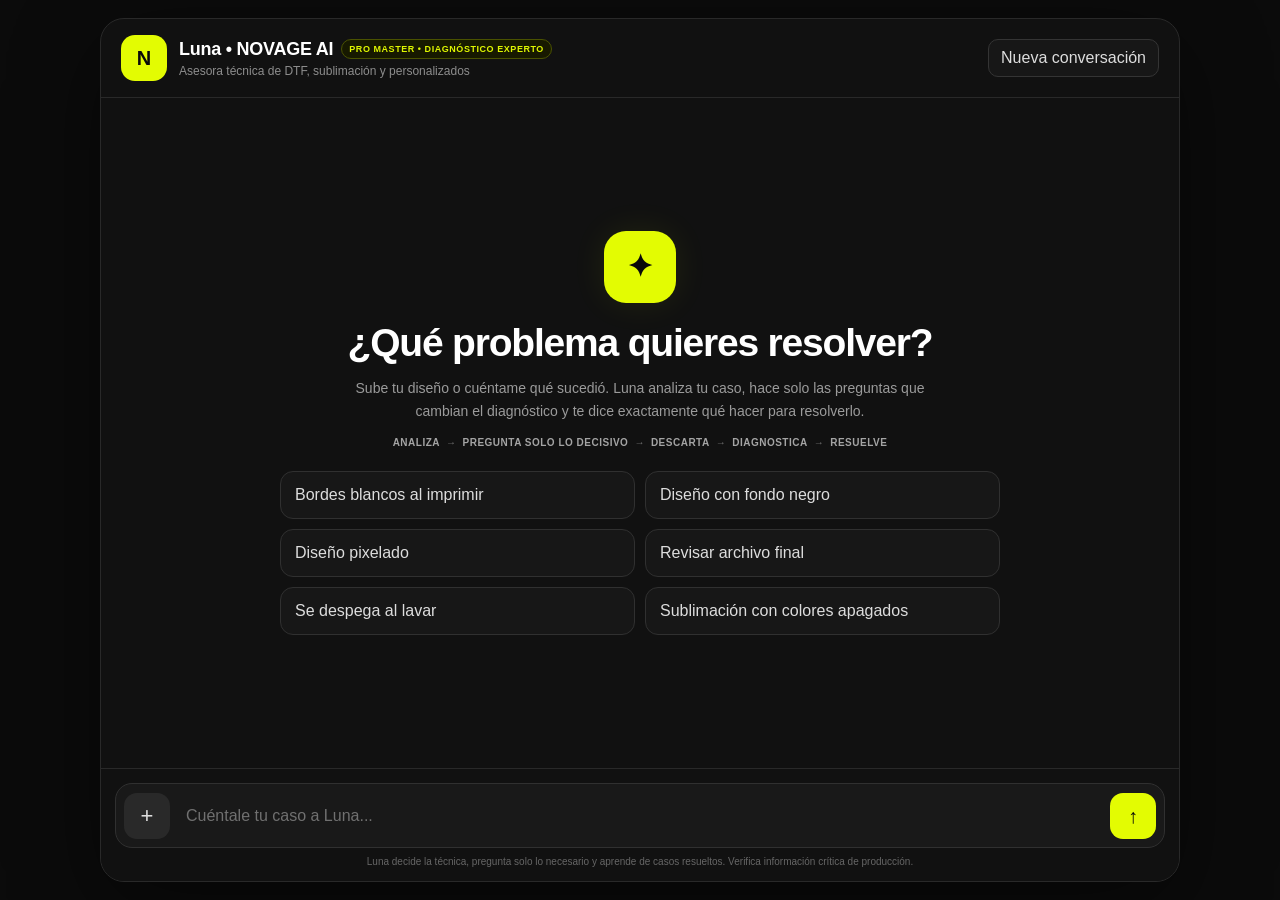
<file: ai/index.html>
<!DOCTYPE html>
<html lang="es">
<head>
  <meta charset="UTF-8" />
  <meta name="viewport" content="width=device-width, initial-scale=1.0" />
  <title>Luna • NOVAGE AI</title>
  <style>
    * { box-sizing: border-box; }
    html, body {
      margin: 0;
      width: 100%;
      min-height: 100%;
      font-family: Inter, Arial, Helvetica, sans-serif;
      background: #0b0b0b;
      color: #fff;
    }
    body {
      min-height: 100vh;
      display: flex;
      justify-content: center;
      padding: 18px;
    }
    button, textarea, input { font: inherit; }
    .app {
      width: 100%;
      max-width: 1080px;
      height: calc(100vh - 36px);
      height: calc(100dvh - 36px);
      display: flex;
      flex-direction: column;
      overflow: hidden;
      background: #111;
      border: 1px solid #292929;
      border-radius: 24px;
      box-shadow: 0 25px 90px rgba(0,0,0,.45);
    }
    .header {
      padding: 16px 20px;
      border-bottom: 1px solid #292929;
      display: flex;
      align-items: center;
      justify-content: space-between;
      gap: 16px;
    }
    .brand { display: flex; align-items: center; gap: 12px; min-width: 0; }
    .logo {
      width: 46px;
      height: 46px;
      flex-shrink: 0;
      border-radius: 14px;
      display: flex;
      align-items: center;
      justify-content: center;
      background: #e3fc02;
      color: #090909;
      font-size: 20px;
      font-weight: 900;
    }
    .brand-copy { min-width: 0; }
    .brand-line { display: flex; align-items: center; gap: 8px; flex-wrap: wrap; }
    .brand h1 { margin: 0; font-size: 18px; font-weight: 850; letter-spacing: -.25px; }
    .pro-badge {
      padding: 4px 7px;
      border: 1px solid #4a5200;
      border-radius: 999px;
      color: #dff700;
      background: #171900;
      font-size: 9px;
      font-weight: 800;
      letter-spacing: .55px;
      text-transform: uppercase;
    }
    .brand p { margin: 4px 0 0; color: #8d8d8d; font-size: 12px; white-space: nowrap; overflow: hidden; text-overflow: ellipsis; }
    .small-button {
      border: 1px solid #343434;
      background: #171717;
      color: #ddd;
      padding: 9px 12px;
      border-radius: 10px;
      cursor: pointer;
      transition: .2s ease;
      flex-shrink: 0;
    }
    .small-button:hover { border-color: #e3fc02; color: #fff; }
    .chat {
      flex: 1;
      overflow-y: auto;
      padding: 24px;
      scroll-behavior: smooth;
    }
    .welcome {
      min-height: 100%;
      display: flex;
      align-items: center;
      justify-content: center;
    }
    .welcome-inner { width: 100%; max-width: 720px; text-align: center; }
    .welcome-icon {
      width: 72px;
      height: 72px;
      margin: 0 auto 18px;
      border-radius: 22px;
      display: flex;
      align-items: center;
      justify-content: center;
      background: #e3fc02;
      color: #090909;
      font-size: 31px;
      font-weight: 900;
      box-shadow: 0 0 35px rgba(227,252,2,.08);
    }
    .welcome h2 { margin: 0; font-size: clamp(28px,4vw,39px); letter-spacing: -1.2px; }
    .welcome p {
      margin: 12px auto 9px;
      max-width: 620px;
      color: #9b9b9b;
      font-size: 14px;
      line-height: 1.65;
    }
    .method {
      display: inline-flex;
      gap: 6px;
      flex-wrap: wrap;
      align-items: center;
      justify-content: center;
      margin: 0 auto 23px;
      color: #6f6f6f;
      font-size: 10px;
      font-weight: 700;
      text-transform: uppercase;
      letter-spacing: .5px;
    }
    .method b { color: #a4a4a4; font-weight: 700; }
    .suggestions { display: grid; grid-template-columns: repeat(2,1fr); gap: 10px; }
    .suggestion {
      border: 1px solid #303030;
      background: #171717;
      color: #ddd;
      padding: 14px;
      border-radius: 13px;
      cursor: pointer;
      text-align: left;
      transition: .2s ease;
    }
    .suggestion:hover { border-color: #e3fc02; color: #fff; transform: translateY(-1px); }
    .message-row { width: 100%; display: flex; margin-bottom: 18px; }
    .message-row.user { justify-content: flex-end; }
    .message-row.ai { justify-content: flex-start; }
    .message-wrap { max-width: min(82%,790px); }
    .message {
      width: 100%;
      padding: 14px 16px;
      border-radius: 17px;
      line-height: 1.65;
      font-size: 14px;
      word-break: break-word;
    }
    .message.user {
      background: #e3fc02;
      color: #090909;
      border-bottom-right-radius: 5px;
    }
    .message.ai {
      background: #1b1b1b;
      color: #eee;
      border: 1px solid #2b2b2b;
      border-bottom-left-radius: 5px;
    }
    .message-image {
      display: block;
      width: auto;
      max-width: 350px;
      max-height: 390px;
      margin-bottom: 12px;
      border-radius: 13px;
      object-fit: contain;
      background: #0e0e0e;
      border: 1px solid #333;
    }
    .tool-cards { margin-top: 15px; display: grid; gap: 10px; }
    .tool-card {
      display: grid;
      grid-template-columns: 105px 1fr;
      gap: 13px;
      padding: 10px;
      border: 1px solid #343434;
      border-radius: 14px;
      background: #151515;
    }
    .tool-card-image { width: 105px; height: 85px; object-fit: cover; border-radius: 10px; background: #090909; }
    .tool-card-content { min-width: 0; display: flex; flex-direction: column; justify-content: center; }
    .tool-card-title { margin: 0 0 8px; font-size: 14px; font-weight: 800; }
    .tool-card-actions { display: flex; flex-wrap: wrap; gap: 7px; }
    .tool-button {
      display: inline-flex;
      align-items: center;
      justify-content: center;
      text-decoration: none;
      padding: 8px 10px;
      border-radius: 9px;
      font-size: 11px;
      font-weight: 750;
      transition: .15s ease;
    }
    .tool-button.primary { background: #e3fc02; color: #090909; }
    .tool-button.secondary { background: #272727; color: #fff; border: 1px solid #3b3b3b; }
    .tool-button:hover { transform: translateY(-1px); }
    .decision-card {
      margin-top: 15px;
      padding: 14px;
      border: 1px solid #3d4300;
      border-radius: 14px;
      background: linear-gradient(180deg, #191b0a 0%, #141414 100%);
    }
    .decision-label {
      margin-bottom: 5px;
      color: #dff600;
      font-size: 10px;
      font-weight: 850;
      letter-spacing: .65px;
      text-transform: uppercase;
    }
    .decision-question {
      color: #fff;
      font-size: 14px;
      line-height: 1.5;
      font-weight: 750;
    }
    .decision-options {
      display: flex;
      flex-wrap: wrap;
      gap: 8px;
      margin-top: 11px;
    }
    .decision-btn {
      min-width: 74px;
      border: 1px solid #414141;
      border-radius: 10px;
      padding: 9px 13px;
      background: #242424;
      color: #f3f3f3;
      cursor: pointer;
      font-size: 12px;
      font-weight: 750;
      transition: .16s ease;
    }
    .decision-btn:hover {
      border-color: #e3fc02;
      color: #fff;
      transform: translateY(-1px);
    }
    .decision-btn.primary {
      background: #e3fc02;
      border-color: #e3fc02;
      color: #090909;
    }
    .decision-btn:disabled {
      opacity: .45;
      cursor: default;
      transform: none;
    }
    .decision-btn.selected {
      opacity: 1;
      border-color: #e3fc02;
      box-shadow: 0 0 0 1px rgba(227,252,2,.18) inset;
    }
    .decision-status {
      margin-top: 9px;
      color: #8e8e8e;
      font-size: 11px;
      line-height: 1.45;
    }
    .feedback {
      margin-top: 9px;
      padding: 11px 12px;
      background: #141414;
      border: 1px solid #2c2c2c;
      border-radius: 12px;
    }
    .feedback-question { color: #c4c4c4; font-size: 12px; margin-bottom: 8px; }
    .feedback-actions { display: flex; flex-wrap: wrap; gap: 7px; }
    .feedback-btn {
      border: 1px solid #383838;
      background: #202020;
      color: #eee;
      padding: 8px 10px;
      border-radius: 9px;
      cursor: pointer;
      font-size: 12px;
    }
    .feedback-btn:hover { border-color: #e3fc02; }
    .feedback-btn:disabled { opacity: .5; cursor: default; }
    .feedback-note { margin-top: 9px; display: grid; gap: 8px; }
    .feedback-note textarea {
      width: 100%;
      min-height: 72px;
      resize: vertical;
      padding: 10px 11px;
      color: #eee;
      background: #101010;
      border: 1px solid #343434;
      border-radius: 10px;
      outline: none;
      font-size: 12px;
    }
    .feedback-note textarea:focus { border-color: #596300; }
    .feedback-status { color: #a7a7a7; font-size: 11px; line-height: 1.45; }
    .feedback-status.success { color: #e3fc02; }
    .typing { display: flex; align-items: center; gap: 5px; height: 20px; }
    .typing span { width: 6px; height: 6px; border-radius: 50%; background: #e3fc02; animation: bounce 1.1s infinite; }
    .typing span:nth-child(2) { animation-delay: .15s; }
    .typing span:nth-child(3) { animation-delay: .3s; }
    @keyframes bounce {
      0%,80%,100% { opacity:.3; transform:translateY(0); }
      40% { opacity:1; transform:translateY(-4px); }
    }
    .composer-area { padding: 14px; border-top: 1px solid #292929; background: #111; }
    .image-preview { display: none; position: relative; width: fit-content; margin-bottom: 10px; }
    .image-preview img {
      width: 95px;
      height: 95px;
      object-fit: cover;
      border-radius: 12px;
      border: 1px solid #333;
      background: #090909;
    }
    .remove-image {
      position: absolute;
      right: -7px;
      top: -7px;
      width: 24px;
      height: 24px;
      border: 0;
      border-radius: 50%;
      background: #e3fc02;
      color: #000;
      font-weight: 900;
      cursor: pointer;
    }
    .composer {
      display: flex;
      align-items: flex-end;
      gap: 8px;
      padding: 8px;
      background: #191919;
      border: 1px solid #303030;
      border-radius: 17px;
      transition: border-color .2s ease;
    }
    .composer:focus-within { border-color: #697300; }
    textarea {
      flex: 1;
      min-height: 46px;
      max-height: 150px;
      resize: none;
      background: transparent;
      color: #fff;
      border: 0;
      outline: 0;
      padding: 12px 8px;
      line-height: 1.45;
    }
    textarea::placeholder { color: #707070; }
    .icon-button, .send {
      width: 46px;
      height: 46px;
      flex-shrink: 0;
      border: 0;
      border-radius: 13px;
      cursor: pointer;
    }
    .icon-button { background: #292929; color: #ddd; font-size: 22px; }
    .icon-button:hover { background: #353535; }
    .send { background: #e3fc02; color: #090909; font-size: 20px; font-weight: 900; }
    .send:disabled { opacity: .4; cursor: not-allowed; }
    .footer-text { text-align: center; color: #666; font-size: 10px; padding-top: 8px; }
    @media (max-width: 700px) {
      body { padding: 0; }
      .app { height: 100vh; height: 100dvh; border: 0; border-radius: 0; }
      .header { padding: 13px; }
      .logo { width: 41px; height: 41px; }
      .brand p { max-width: 180px; }
      .pro-badge { display: none; }
      .small-button { padding: 8px 9px; font-size: 11px; }
      .chat { padding: 16px 12px; }
      .suggestions { grid-template-columns: 1fr; }
      .message-wrap { max-width: 94%; }
      .message-image { max-width: 100%; }
      .tool-card { grid-template-columns: 85px 1fr; }
      .tool-card-image { width: 85px; height: 75px; }
      .composer-area { padding: 10px; }
    }
  </style>
</head>
<body>
<main class="app">
  <header class="header">
    <div class="brand">
      <div class="logo">N</div>
      <div class="brand-copy">
        <div class="brand-line">
          <h1>Luna • NOVAGE AI</h1>
          <span class="pro-badge">Pro Master • Diagnóstico experto</span>
        </div>
        <p>Asesora técnica de DTF, sublimación y personalizados</p>
      </div>
    </div>
    <button class="small-button" id="newChat">Nueva conversación</button>
  </header>

  <section class="chat" id="chat">
    <div class="welcome" id="welcome">
      <div class="welcome-inner">
        <div class="welcome-icon">✦</div>
        <h2>¿Qué problema quieres resolver?</h2>
        <p>Sube tu diseño o cuéntame qué sucedió. Luna analiza tu caso, hace solo las preguntas que cambian el diagnóstico y te dice exactamente qué hacer para resolverlo.</p>
        <div class="method"><b>Analiza</b> → <b>Pregunta solo lo decisivo</b> → <b>Descarta</b> → <b>Diagnostica</b> → <b>Resuelve</b></div>
        <div class="suggestions">
          <button class="suggestion" data-message="Tengo bordes blancos después de imprimir en DTF. Ayúdame a encontrar la causa.">Bordes blancos al imprimir</button>
          <button class="suggestion" data-message="Tengo un diseño de internet con fondo negro y quiero prepararlo para DTF. ¿Cuál es el flujo correcto?">Diseño con fondo negro</button>
          <button class="suggestion" data-message="Mi diseño se ve pixelado. Analízame si conviene mejorarlo o vectorizarlo.">Diseño pixelado</button>
          <button class="suggestion" data-message="Quiero revisar mi archivo final antes de mandarlo a imprimir en DTF.">Revisar archivo final</button>
          <button class="suggestion" data-message="Mi estampado se despega o se levanta después de lavarlo. ¿Qué está fallando?">Se despega al lavar</button>
          <button class="suggestion" data-message="En sublimación mis colores salen apagados o deslavados. ¿Cómo lo corrijo?">Sublimación con colores apagados</button>
        </div>
      </div>
    </div>
  </section>

  <div class="composer-area">
    <div class="image-preview" id="imagePreview">
      <img id="previewImg" alt="Diseño seleccionado" />
      <button class="remove-image" id="removeImage" aria-label="Quitar imagen">×</button>
    </div>

    <div class="composer">
      <input type="file" id="imageInput" accept="image/png,image/jpeg,image/webp" hidden />
      <button class="icon-button" id="attachButton" title="Subir diseño" aria-label="Subir diseño">+</button>
      <textarea id="input" rows="1" placeholder="Cuéntale tu caso a Luna..."></textarea>
      <button class="send" id="send" aria-label="Enviar">↑</button>
    </div>

    <div class="footer-text">Luna decide la técnica, pregunta solo lo necesario y aprende de casos resueltos. Verifica información crítica de producción.</div>
  </div>
</main>

<script>
// Luna • NOVAGE AI • v4.2

const STORAGE = {
  conversation: "novage_conversation_v42",
  feedback: "novage_feedback_done_v42",
  decisions: "novage_decisions_done_v42",
  lastImage: "novage_last_image_v42"
};
// Límite seguro de imagen en base64 (Vercel acepta ~4.5 MB por petición).
const MAX_DATAURL_CHARS = 3_400_000;

const chat = document.getElementById("chat");
const input = document.getElementById("input");
const sendButton = document.getElementById("send");
const imageInput = document.getElementById("imageInput");
const attachButton = document.getElementById("attachButton");
const imagePreview = document.getElementById("imagePreview");
const previewImg = document.getElementById("previewImg");
const removeImage = document.getElementById("removeImage");
const newChat = document.getElementById("newChat");

let selectedImage = null;
let enviando = false;
let conversation = loadJSON(STORAGE.conversation, []);
let feedbackDone = new Set(loadJSON(STORAGE.feedback, []));
let decisionsDone = new Set(loadJSON(STORAGE.decisions, []));
// Último diseño enviado: se reenvía cuando el cliente responde una pregunta,
// para que Luna siga viendo el archivo al dar la solución.
let ultimaImagen = loadText(STORAGE.lastImage);

const NOVAGE_TOOLS = {
  "Guía del Taller Digital": {
    url: "https://novage.store/pages/guia-del-taller-digital",
    image: "https://cdn.shopify.com/s/files/1/0919/8462/5952/files/guia_dtf.png?v=1777319095",
    video: "https://www.tiktok.com/@alexis_nvg/video/7651803380716752149"
  },
  "Mejorador con IA": {
    url: "https://novage.store/pages/mejorador-con-ia",
    image: "https://cdn.shopify.com/s/files/1/0919/8462/5952/files/Mejoradores_de_Imagen.png?v=1784443689"
  },
  "Mejorador NOVAGE": {
    url: "https://novage.store/pages/mejorador-novage",
    image: "https://cdn.shopify.com/s/files/1/0919/8462/5952/files/Mejoradores_de_Imagen.png?v=1784443689"
  },
  "Eliminador de Fondos": {
    url: "https://novage.store/pages/eliminador-de-fondos",
    image: "https://cdn.shopify.com/s/files/1/0919/8462/5952/files/eliminador_de_fondos.png?v=1777319093",
    video: "https://www.tiktok.com/@alexis_nvg/video/7588683520378178836"
  },
  "Semitonos": {
    url: "https://novage.store/pages/semitonos",
    image: "https://cdn.shopify.com/s/files/1/0919/8462/5952/files/semitonos.png?v=1777319094",
    video: "https://www.tiktok.com/@alexis_nvg/video/7650679999514676500"
  },
  "Semitransparencias": {
    url: "https://novage.store/pages/semitransparencias",
    image: "https://cdn.shopify.com/s/files/1/0919/8462/5952/files/semitransparencias.png?v=1777319094",
    video: "https://www.tiktok.com/@alexis_nvg/video/7586838282416196884"
  },
  "Contraer Bordes": {
    url: "https://novage.store/pages/reducir-bordes",
    image: "https://cdn.shopify.com/s/files/1/0919/8462/5952/files/bordes_blancos.png?v=1777319093"
  },
  "Redimensionador": {
    url: "https://novage.store/pages/redimensionar",
    image: "https://cdn.shopify.com/s/files/1/0919/8462/5952/files/escalador.png?v=1777319093"
  },
  "Crear Plantilla DTF": {
    url: "https://novage.store/pages/armar-plantilla-dtf",
    image: "https://cdn.shopify.com/s/files/1/0919/8462/5952/files/armador_de_plantilla.png?v=1777319093",
    video: "https://www.tiktok.com/@alexis_nvg/video/7646611040980962580"
  },
  "Armador de Plantilla DTF": {
    url: "https://novage.store/pages/armar-plantilla-dtf",
    image: "https://cdn.shopify.com/s/files/1/0919/8462/5952/files/armador_de_plantilla.png?v=1777319093",
    video: "https://www.tiktok.com/@alexis_nvg/video/7646611040980962580"
  },
  "Mockups": {
    url: "https://novage.store/pages/mockups",
    image: "https://cdn.shopify.com/s/files/1/0919/8462/5952/files/mockups.png?v=1777319093",
    video: "https://www.tiktok.com/@alexis_nvg/video/7577566917402152199"
  },
  "Pedrería": {
    url: "https://novage.store/pages/pedreria",
    image: "https://cdn.shopify.com/s/files/1/0919/8462/5952/files/pedreria.png?v=1777319092",
    video: "https://www.tiktok.com/@alexis_nvg/video/7600942381835341076"
  },
  "Calculadora de Precios": {
    url: "https://novage.store/pages/calculadora",
    image: "https://cdn.shopify.com/s/files/1/0919/8462/5952/files/precios.png?v=1777319093",
    video: "https://www.tiktok.com/@alexis_nvg/video/7572012783076773128"
  },
  "Escáner DTF": {
    url: "https://novage.store/pages/escaner-dtf",
    image: "https://cdn.shopify.com/s/files/1/0919/8462/5952/files/escaner_dtf.png?v=1777319093",
    video: "https://www.tiktok.com/@alexis_nvg/video/7624449121830866196"
  },
  "DTF + Pedrería": {
    url: "https://novage.store/pages/dtf-con-pedreria",
    image: "https://cdn.shopify.com/s/files/1/0919/8462/5952/files/HERRAMIENTAS_IMAGENES.png?v=1777613328",
    video: "https://www.tiktok.com/@alexis_nvg/video/7645836367422868757"
  },
  "Conversor de Archivos": {
    url: "https://novage.store/pages/conversor-de-archivos",
    image: "https://cdn.shopify.com/s/files/1/0919/8462/5952/files/HERRAMIENTAS_IMAGENES_1.png?v=1777613648"
  },
  "Guía de Medidas": {
    url: "https://novage.store/pages/guia-de-medidas",
    image: "https://cdn.shopify.com/s/files/1/0919/8462/5952/files/HERRAMIENTAS_IMAGENES_2.png?v=1778226626",
    video: "https://www.tiktok.com/@alexis_nvg/video/7637688530319281428"
  },
  "DTF con Vinil": {
    url: "https://novage.store/pages/dtf-con-vinil",
    image: "https://cdn.shopify.com/s/files/1/0919/8462/5952/files/HERRAMIENTAS_IMAGENES_3.png?v=1778877357",
    video: "https://www.tiktok.com/@alexis_nvg/video/7644355381778566421"
  },
  "Marcos Grunge": {
    url: "https://novage.store/pages/marcos-grunge",
    image: "https://cdn.shopify.com/s/files/1/0919/8462/5952/files/HERRAMIENTAS_IMAGENES_3_7211c62c-1d7c-4edc-860c-d33286e6d49b.png?v=1778955861",
    video: "https://www.tiktok.com/@alexis_nvg/video/7643252289372966164"
  },
  "Vectorizador NOVAGE": {
    url: "https://novage.store/pages/vectorizador",
    image: "https://cdn.shopify.com/s/files/1/0919/8462/5952/files/Vectorizador_Imagen.png?v=1784442724"
  },
  "Semitonos Fáciles": {
    url: "https://novage.store/pages/semitono-facil",
    image: "https://cdn.shopify.com/s/files/1/0919/8462/5952/files/semitonos_faciles-taller.png?v=1787782612"
  }
};

function loadJSON(key, fallback) {
  try {
    const value = JSON.parse(sessionStorage.getItem(key));
    return value ?? fallback;
  } catch {
    return fallback;
  }
}

function loadText(key) {
  try {
    return sessionStorage.getItem(key) || null;
  } catch {
    return null;
  }
}

function safeSet(key, value) {
  try {
    sessionStorage.setItem(key, value);
  } catch (error) {
    console.warn("No se pudo guardar en sesión:", key, error);
  }
}

function saveConversation() {
  safeSet(STORAGE.conversation, JSON.stringify(conversation.slice(-40)));
}

function saveFeedbackDone() {
  safeSet(STORAGE.feedback, JSON.stringify([...feedbackDone]));
}

function saveDecisionsDone() {
  safeSet(STORAGE.decisions, JSON.stringify([...decisionsDone]));
}

function guardarUltimaImagen(dataUrl) {
  ultimaImagen = dataUrl;
  safeSet(STORAGE.lastImage, dataUrl);
}

function ultimoEstadoLuna() {
  for (let i = conversation.length - 1; i >= 0; i -= 1) {
    if (conversation[i].role === "assistant") return conversation[i];
  }
  return null;
}

// Si el cliente escribe en vez de usar los botones, la tarjeta queda cerrada.
function cerrarDecisionPendiente() {
  const last = ultimoEstadoLuna();
  if (!last || last.state !== "question" || !last.responseId) return;
  if (decisionsDone.has(last.responseId)) return;

  decisionsDone.add(last.responseId);
  saveDecisionsDone();
  document
    .querySelectorAll(`.decision-card[data-response-id="${CSS.escape(last.responseId)}"] .decision-btn`)
    .forEach((btn) => { btn.disabled = true; });
}

function esconderWelcome() {
  document.getElementById("welcome")?.remove();
}

function escapeHTML(text) {
  const div = document.createElement("div");
  div.textContent = text;
  return div.innerHTML;
}

function formatoTexto(texto) {
  return escapeHTML(texto || "")
    .replace(/\*\*(.*?)\*\*/g, "<strong>$1</strong>")
    .replace(/\n/g, "<br>");
}

function crearTarjetaHerramienta(nombre) {
  const tool = NOVAGE_TOOLS[nombre];
  if (!tool) return null;

  const card = document.createElement("div");
  card.className = "tool-card";

  const image = document.createElement("img");
  image.className = "tool-card-image";
  image.src = tool.image || "";
  image.alt = nombre;
  image.loading = "lazy";
  card.appendChild(image);

  const content = document.createElement("div");
  content.className = "tool-card-content";

  const title = document.createElement("div");
  title.className = "tool-card-title";
  title.textContent = nombre;
  content.appendChild(title);

  const actions = document.createElement("div");
  actions.className = "tool-card-actions";

  if (tool.url) {
    const open = document.createElement("a");
    open.href = tool.url;
    open.target = "_blank";
    open.rel = "noopener noreferrer";
    open.className = "tool-button primary";
    open.textContent = "Abrir herramienta";
    actions.appendChild(open);
  }

  if (tool.video) {
    const tutorial = document.createElement("a");
    tutorial.href = tool.video;
    tutorial.target = "_blank";
    tutorial.rel = "noopener noreferrer";
    tutorial.className = "tool-button secondary";
    tutorial.textContent = "Ver tutorial";
    actions.appendChild(tutorial);
  }

  content.appendChild(actions);
  card.appendChild(content);
  return card;
}

function crearDecision(decision, responseId) {
  const card = document.createElement("div");
  card.className = "decision-card";
  if (responseId) card.dataset.responseId = responseId;

  const label = document.createElement("div");
  label.className = "decision-label";
  label.textContent = "Dato decisivo";
  card.appendChild(label);

  const question = document.createElement("div");
  question.className = "decision-question";
  question.textContent = decision.question;
  card.appendChild(question);

  if (responseId && decisionsDone.has(responseId)) {
    const status = document.createElement("div");
    status.className = "decision-status";
    status.textContent = "Opción respondida. Luna continuó con tu selección.";
    card.appendChild(status);
    return card;
  }

  const options = document.createElement("div");
  options.className = "decision-options";

  decision.options.forEach((option, index) => {
    const button = document.createElement("button");
    button.className = index === 0 ? "decision-btn primary" : "decision-btn";
    button.textContent = option;

    button.addEventListener("click", async () => {
      if (enviando) return;

      const allButtons = [...options.querySelectorAll("button")];
      allButtons.forEach((btn) => {
        btn.disabled = true;
        if (btn === button) btn.classList.add("selected");
      });

      const semanticMessage = [
        "RESPUESTA A PREGUNTA DECISIVA DE LUNA",
        `Variable: ${decision.key || "unknown"}`,
        `Pregunta: ${decision.question}`,
        `Respuesta seleccionada por el cliente: ${option}`,
        "Toma esta respuesta como un hecho confirmado. No vuelvas a preguntar esta misma variable. Continúa el diagnóstico y resuelve cuando ya exista información suficiente."
      ].join("\n");

      const sent = await enviarMensaje(semanticMessage, {
        displayText: option,
        answeredDecisionResponseId: responseId || null
      });

      if (sent && responseId) {
        decisionsDone.add(responseId);
        saveDecisionsDone();
      }

      if (!sent) {
        allButtons.forEach((btn) => {
          btn.disabled = false;
          btn.classList.remove("selected");
        });
      }
    });

    options.appendChild(button);
  });

  card.appendChild(options);
  return card;
}

function getConversationUntil(responseId) {
  const index = conversation.findIndex(
    (item) => item.role === "assistant" && item.responseId === responseId
  );

  if (index === -1) return conversation.slice(-30);
  return conversation.slice(0, index + 1).slice(-30);
}

function crearFeedback(responseId) {
  const box = document.createElement("div");
  box.className = "feedback";

  if (feedbackDone.has(responseId)) {
    box.innerHTML = '<div class="feedback-status">Gracias por tu valoración.</div>';
    return box;
  }

  const question = document.createElement("div");
  question.className = "feedback-question";
  question.textContent = "¿Esto solucionó tu problema?";
  box.appendChild(question);

  const actions = document.createElement("div");
  actions.className = "feedback-actions";

  const yes = document.createElement("button");
  yes.className = "feedback-btn";
  yes.textContent = "👍 Sí, me ayudó";

  const no = document.createElement("button");
  no.className = "feedback-btn";
  no.textContent = "👎 No lo solucionó";

  actions.appendChild(yes);
  actions.appendChild(no);
  box.appendChild(actions);

  function setStatus(text, success = false) {
    box.innerHTML = "";
    const status = document.createElement("div");
    status.className = success ? "feedback-status success" : "feedback-status";
    status.textContent = text;
    box.appendChild(status);
  }

  async function savePositive(customerNote = "") {
    setStatus("Guardando este caso como experiencia confirmada de NOVAGE...");

    try {
      const response = await fetch("/api/feedback", {
        method: "POST",
        headers: { "Content-Type": "application/json" },
        body: JSON.stringify({
          helpful: true,
          responseId,
          customerNote,
          conversation: getConversationUntil(responseId)
        })
      });

      const data = await response.json();
      if (!response.ok) {
        throw new Error(data.details || data.error || "No se pudo guardar el caso.");
      }

      feedbackDone.add(responseId);
      saveFeedbackDone();
      setStatus(
        "✓ Gracias. Este caso quedó guardado para ayudar a Luna con problemas similares.",
        true
      );
    } catch (error) {
      console.error("NOVAGE feedback:", error);
      const detalle = String(error?.message || "Error desconocido").slice(0, 500);
      setStatus(`No pude guardar el caso. Detalle: ${detalle}`);
    }
  }

  async function sendNegative() {
    yes.disabled = true;
    no.disabled = true;
    setStatus(
      "Gracias. Esta respuesta no se guardará como solución. Luna seguirá descartando causas."
    );

    feedbackDone.add(responseId);
    saveFeedbackDone();

    setTimeout(() => {
      enviarMensaje(
        "La solución anterior no resolvió mi problema. No repitas el mismo diagnóstico. Revisa lo que ya te respondí y continúa con el siguiente dato decisivo que realmente cambie la causa o la ruta.",
        { displayText: "No lo solucionó", reuseImage: true }
      );
    }, 400);
  }

  yes.addEventListener("click", () => {
    actions.remove();

    const noteWrap = document.createElement("div");
    noteWrap.className = "feedback-note";

    const label = document.createElement("div");
    label.className = "feedback-question";
    label.textContent = "¿Qué fue lo que te ayudó? (opcional)";

    const note = document.createElement("textarea");
    note.maxLength = 1200;
    note.placeholder =
      "Ejemplo: la imprenta confirmó que la tinta blanca estaba desfasada...";

    const noteActions = document.createElement("div");
    noteActions.className = "feedback-actions";

    const save = document.createElement("button");
    save.className = "feedback-btn";
    save.textContent = "Guardar caso";

    const skip = document.createElement("button");
    skip.className = "feedback-btn";
    skip.textContent = "Guardar sin comentario";

    noteActions.appendChild(save);
    noteActions.appendChild(skip);
    noteWrap.appendChild(label);
    noteWrap.appendChild(note);
    noteWrap.appendChild(noteActions);
    box.appendChild(noteWrap);

    save.addEventListener("click", () => savePositive(note.value.trim()));
    skip.addEventListener("click", () => savePositive(""));
    note.focus();
  });

  no.addEventListener("click", sendNegative);
  return box;
}

function renderMensaje(tipo, texto, imagen = null, responseId = null, meta = {}) {
  esconderWelcome();

  const row = document.createElement("div");
  row.className = `message-row ${tipo}`;

  const wrap = document.createElement("div");
  wrap.className = "message-wrap";

  const bubble = document.createElement("div");
  bubble.className = `message ${tipo}`;

  if (imagen) {
    const img = document.createElement("img");
    img.src = imagen;
    img.className = "message-image";
    img.alt = "Imagen enviada por el usuario";
    bubble.appendChild(img);
  }

  const textDiv = document.createElement("div");
  textDiv.innerHTML = formatoTexto(texto);
  bubble.appendChild(textDiv);

  if (
    tipo === "ai" &&
    meta.estado === "question" &&
    meta.decision &&
    typeof meta.decision.question === "string" &&
    Array.isArray(meta.decision.options) &&
    meta.decision.options.length >= 2
  ) {
    bubble.appendChild(crearDecision(meta.decision, responseId));
  }

  if (tipo === "ai" && Array.isArray(meta.tools) && meta.tools.length) {
    const cards = document.createElement("div");
    cards.className = "tool-cards";

    // Evita tarjetas duplicadas (ej. Crear Plantilla / Armador apuntan a la misma página).
    const urlsMostradas = new Set();
    meta.tools.forEach((nombre) => {
      const url = NOVAGE_TOOLS[nombre]?.url;
      if (!url || urlsMostradas.has(url)) return;
      urlsMostradas.add(url);
      const card = crearTarjetaHerramienta(nombre);
      if (card) cards.appendChild(card);
    });

    bubble.appendChild(cards);
  }

  wrap.appendChild(bubble);

  if (tipo === "ai" && meta.estado === "solution" && responseId) {
    wrap.appendChild(crearFeedback(responseId));
  }

  row.appendChild(wrap);
  chat.appendChild(row);
  chat.scrollTop = chat.scrollHeight;
}

function agregarTyping() {
  esconderWelcome();

  const row = document.createElement("div");
  row.className = "message-row ai";
  row.id = "typing";
  row.innerHTML =
    '<div class="message-wrap"><div class="message ai"><div class="typing"><span></span><span></span><span></span></div></div></div>';

  chat.appendChild(row);
  chat.scrollTop = chat.scrollHeight;
}

function quitarTyping() {
  document.getElementById("typing")?.remove();
}

function limpiarImagen() {
  selectedImage = null;
  imageInput.value = "";
  imagePreview.style.display = "none";
  previewImg.src = "";
}

function loadImage(file) {
  return new Promise((resolve, reject) => {
    const reader = new FileReader();
    reader.onload = () => {
      const img = new Image();
      img.onload = () => resolve({ img, originalDataUrl: reader.result });
      img.onerror = reject;
      img.src = reader.result;
    };
    reader.onerror = reject;
    reader.readAsDataURL(file);
  });
}

async function prepararImagen(file) {
  const { img, originalDataUrl } = await loadImage(file);

  if (
    file.type === "image/png" &&
    file.size <= 2.5 * 1024 * 1024 &&
    img.width <= 1900 &&
    img.height <= 1900
  ) {
    return originalDataUrl;
  }

  // Reduce hasta que el archivo quepa en el límite de envío,
  // conservando transparencia en PNG/WEBP (importante para diagnosticar DTF).
  let max = 1700;
  let dataUrl = renderizarImagen(img, max, file.type);

  for (let intento = 0; intento < 4 && dataUrl.length > MAX_DATAURL_CHARS; intento += 1) {
    max = Math.round(max * 0.8);
    dataUrl = renderizarImagen(img, max, file.type);
  }

  return dataUrl;
}

function renderizarImagen(img, max, type) {
  const ratio = Math.min(1, max / img.width, max / img.height);
  const width = Math.max(1, Math.round(img.width * ratio));
  const height = Math.max(1, Math.round(img.height * ratio));

  const canvas = document.createElement("canvas");
  canvas.width = width;
  canvas.height = height;

  const ctx = canvas.getContext("2d");
  ctx.clearRect(0, 0, width, height);
  ctx.drawImage(img, 0, 0, width, height);

  if (type === "image/png") return canvas.toDataURL("image/png");
  if (type === "image/webp") return canvas.toDataURL("image/webp", 0.9);
  return canvas.toDataURL("image/jpeg", 0.9);
}

async function cargarImagen(file) {
  if (!file) return;

  if (!["image/png", "image/jpeg", "image/webp"].includes(file.type)) {
    alert("Sube una imagen PNG, JPG o WEBP.");
    return;
  }

  if (file.size > 18 * 1024 * 1024) {
    alert("La imagen es demasiado grande. Máximo 18 MB.");
    return;
  }

  try {
    selectedImage = await prepararImagen(file);
    previewImg.src = selectedImage;
    imagePreview.style.display = "block";
  } catch (error) {
    console.error(error);
    alert("No se pudo cargar la imagen.");
  }
}

function conversationContextForApi() {
  return conversation.slice(-14).map((item) => ({
    role: item.role,
    text: item.text,
    displayText: item.displayText || item.text,
    hasImage: Boolean(item.hasImage),
    state: item.state || null,
    decision: item.decision || null
  }));
}

async function enviarMensaje(mensajeManual = null, config = {}) {
  if (enviando) return false;

  const mensaje = (mensajeManual ?? input.value).trim();
  if (!mensaje && !selectedImage) return false;

  const imagenActual = selectedImage;
  // Reenviar el último diseño cuando el cliente responde a una pregunta de Luna
  // o indica que la solución no funcionó; así la solución sigue viendo el archivo.
  const reutilizarImagen =
    !imagenActual &&
    Boolean(ultimaImagen) &&
    (config.reuseImage === true || ultimoEstadoLuna()?.state === "question");
  const imagenParaEnviar = imagenActual || (reutilizarImagen ? ultimaImagen : null);
  const textoUsuario =
    mensaje ||
    "Analiza esta imagen como especialista NOVAGE. Si falta un dato que cambie realmente la preparación, pregúntamelo con opciones; si no falta, dame el flujo correcto.";
  const textoVisible = (config.displayText || textoUsuario).trim();
  const contextBeforeCurrentTurn = conversationContextForApi();

  enviando = true;
  sendButton.disabled = true;

  renderMensaje("user", textoVisible, imagenActual);
  conversation.push({
    role: "user",
    text: textoUsuario,
    displayText: textoVisible,
    hasImage: Boolean(imagenActual),
    answeredDecisionResponseId: config.answeredDecisionResponseId || null
  });
  saveConversation();

  if (imagenActual) guardarUltimaImagen(imagenActual);

  input.value = "";
  ajustarTextarea();
  limpiarImagen();
  agregarTyping();

  try {
    const response = await fetch("/api/novage-ai", {
      method: "POST",
      headers: { "Content-Type": "application/json" },
      body: JSON.stringify({
        mensaje: textoUsuario,
        imagen: imagenParaEnviar,
        imagenContexto: Boolean(reutilizarImagen),
        conversationContext: contextBeforeCurrentTurn
      })
    });

    const data = await response.json();
    quitarTyping();

    if (!response.ok) {
      throw new Error(data.details || data.error || "No se pudo generar una respuesta.");
    }

    if (!config.answeredDecisionResponseId) cerrarDecisionPendiente();

    const answer = data.respuesta || "No pude generar una respuesta.";
    const decision =
      data.estado === "question" && data.decision
        ? {
            key: data.decision.key || "",
            question: data.decision.question || "",
            options: Array.isArray(data.decision.options) ? data.decision.options : []
          }
        : { key: "", question: "", options: [] };

    const sources = [
      ...(data.retrieval?.knowledge || []),
      ...(data.retrieval?.cases || [])
    ];

    conversation.push({
      role: "assistant",
      text: answer,
      displayText: answer,
      hasImage: false,
      responseId: data.responseId || null,
      state: data.estado === "question" ? "question" : "solution",
      decision,
      tools: Array.isArray(data.tools) ? data.tools : [],
      sources
    });

    saveConversation();

    renderMensaje("ai", answer, null, data.responseId || null, {
      estado: data.estado === "question" ? "question" : "solution",
      decision,
      tools: Array.isArray(data.tools) ? data.tools : []
    });

    return true;
  } catch (error) {
    quitarTyping();
    console.error(error);
    renderMensaje("ai", error.message || "Ocurrió un error al conectar con Luna.");
    return false;
  } finally {
    enviando = false;
    sendButton.disabled = false;
    input.focus();
  }
}

function ajustarTextarea() {
  input.style.height = "auto";
  input.style.height = Math.min(input.scrollHeight, 150) + "px";
}

function restaurarConversacion() {
  if (!conversation.length) return;

  esconderWelcome();

  conversation.forEach((item) => {
    renderMensaje(
      item.role === "assistant" ? "ai" : "user",
      item.displayText || item.text,
      null,
      item.responseId || null,
      {
        estado: item.state || null,
        decision: item.decision || null,
        tools: Array.isArray(item.tools) ? item.tools : []
      }
    );
  });
}

attachButton.addEventListener("click", () => imageInput.click());
imageInput.addEventListener("change", (event) => cargarImagen(event.target.files[0]));
removeImage.addEventListener("click", limpiarImagen);
sendButton.addEventListener("click", () => enviarMensaje());
input.addEventListener("input", ajustarTextarea);
input.addEventListener("keydown", (event) => {
  if (event.key === "Enter" && !event.shiftKey) {
    event.preventDefault();
    enviarMensaje();
  }
});

document.querySelectorAll(".suggestion").forEach((button) => {
  button.addEventListener("click", () => enviarMensaje(button.dataset.message));
});

newChat.addEventListener("click", () => {
  selectedImage = null;
  ultimaImagen = null;
  conversation = [];
  feedbackDone = new Set();
  decisionsDone = new Set();
  try {
    Object.values(STORAGE).forEach((key) => sessionStorage.removeItem(key));
  } catch {}
  window.location.reload();
});

restaurarConversacion();

</script>
</body>
</html>
</file>
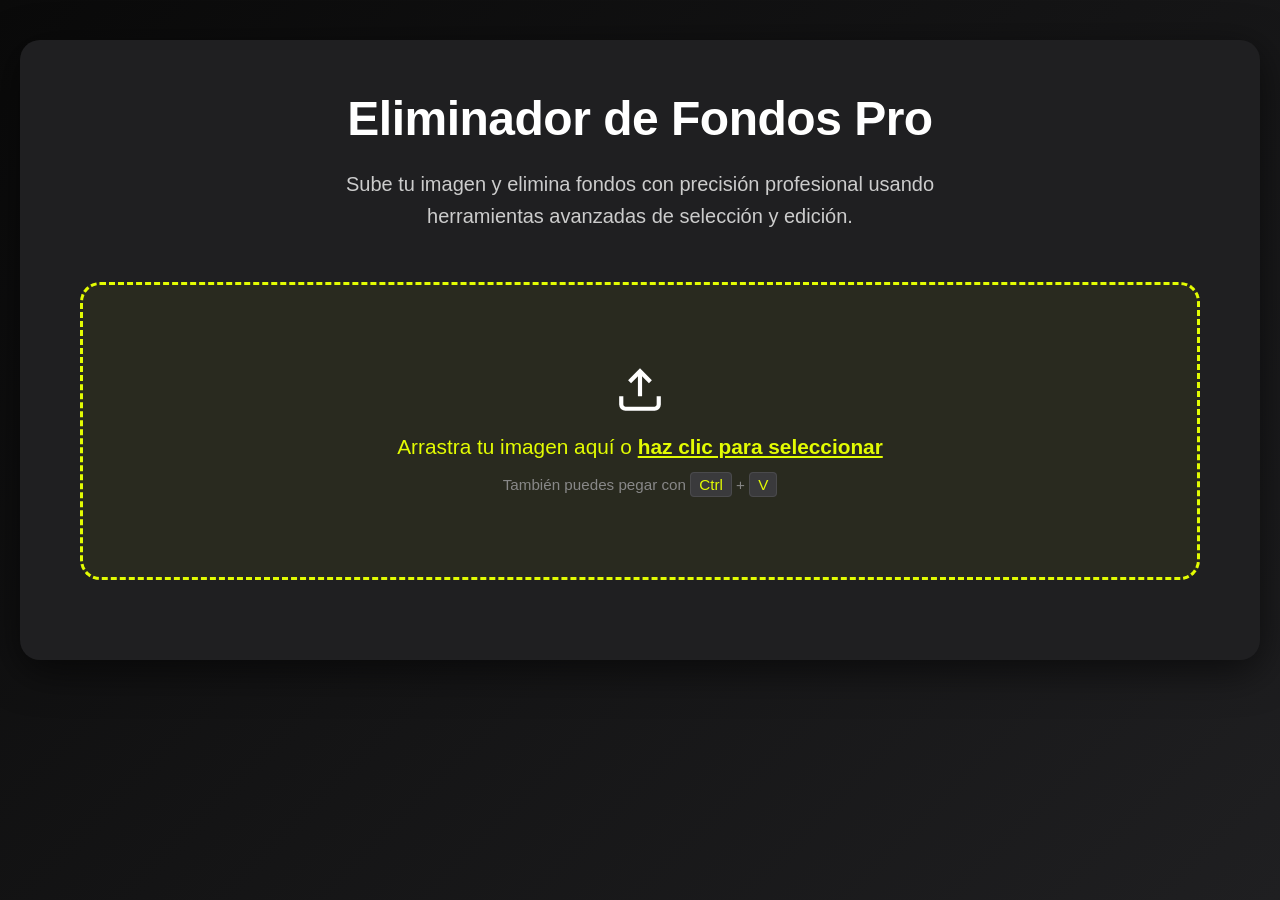
<file: removebg/index.html>
<!DOCTYPE html>
<html lang="es">
<head>
  <meta charset="UTF-8" />
  <meta name="viewport" content="width=device-width, initial-scale=1.0" />
  <title>Eliminador de Fondos Pro</title>
  <style>
    * { margin: 0; padding: 0; box-sizing: border-box; }
    body {
      background: linear-gradient(135deg, #0a0a0a 0%, #1F1F21 100%);
      color:#fff;
      font-family:-apple-system,BlinkMacSystemFont,'Segoe UI',Roboto,Oxygen,Ubuntu,Cantarell,sans-serif;
      padding:40px 20px;
      line-height:1.6;
      min-height: 100vh;
    }
    .container {
      max-width:1400px;
      margin:0 auto;
      background-color: #1F1F21;
      border-radius: 20px;
      padding: 50px 60px;
      box-shadow: 0 10px 40px rgba(0,0,0,0.6);
      text-align: center;
    }
    h1 { color:#FFFFFF; font-size:3rem; margin-bottom:20px; font-weight:700; line-height:1.2; letter-spacing:-0.5px; }
    .subtitle { color:#cccccc; font-size:1.25rem; line-height:1.6; margin-bottom:50px; max-width:700px; margin-left:auto; margin-right:auto; }
    .upload-section { margin-bottom:30px; }
    .upload-label { color:#E0E0E0; font-size:11px; margin-bottom:12px; text-transform:uppercase; letter-spacing:.5px; font-weight:500; display:block; }
    .upload-box { background:rgba(227,252,2,0.05); border:3px dashed #E3FC02; border-radius:20px; padding:80px 40px; text-align:center; cursor:pointer; transition:.3s; position:relative; display:flex; flex-direction:column; align-items:center; justify-content:center; }
    .upload-box:hover,.upload-box.highlight { border-color:#c7e002; background:rgba(227,252,2,0.1); transform:translateY(-2px); }
    .upload-box input[type=file] { position:absolute; left:-9999px; }
    .upload-icon { width:50px; height:50px; margin:0 0 15px 0; }
    .upload-text { color:#E3FC02; font-size:1.3rem; font-weight:500; word-wrap:break-word; }
    .upload-subtext { color:#888; font-size:.95rem; margin-top:10px; }
    .upload-subtext kbd { background:#3A3A3C; padding:3px 8px; border-radius:4px; font-family:inherit; color:#E3FC02; border:1px solid #4A4A4C; }
    .upload-link { color:#E3FC02; text-decoration:underline; font-weight:bold; }
    .tools-container { display:none; }
    .tools-container.active { display:block; }
    .quick-actions,.tools-section,.preview-section,.download-section { background:#2A2A2C; border-radius:12px; padding:20px; margin-bottom:20px; border:1px solid #3A3A3C; }
    .section-title { color:#E0E0E0; font-size:14px; margin-bottom:15px; text-transform:uppercase; letter-spacing:.5px; font-weight:600; }
    .actions-grid { display:grid; grid-template-columns:50px 1fr 1fr 1fr; gap:10px; align-items:stretch; }
    .color-picker-btn { width:100%; height:40px; border:2px solid #3A3A3C; border-radius:8px; cursor:pointer; position:relative; overflow:hidden; background:#1F1F21; transition:.2s; }
    .color-picker-btn:hover { border-color:#E3FC02; transform:translateY(-1px); box-shadow:0 2px 8px rgba(227,252,2,.2); }
    .color-picker-btn input[type=color] { position:absolute; top:-5px; left:-5px; width:calc(100% + 10px); height:calc(100% + 10px); border:none; cursor:pointer; }
    .btn { padding:10px 16px; border-radius:8px; border:2px solid #3A3A3C; background:#1F1F21; color:#fff; cursor:pointer; font-size:12px; font-weight:600; transition:.3s; text-transform:uppercase; letter-spacing:.5px; position:relative; overflow:hidden; }
    .btn::before { content:''; position:absolute; top:50%; left:50%; width:0; height:0; border-radius:50%; background:rgba(227,252,2,.1); transform:translate(-50%,-50%); transition:width .4s, height .4s; }
    .btn:hover::before { width:300px; height:300px; }
    .btn:hover { border-color:#E3FC02; color:#E3FC02; transform:translateY(-1px); box-shadow:0 2px 8px rgba(227,252,2,.15); }
    .btn:active { transform:translateY(0); }
    .btn:disabled { opacity:.3; cursor:not-allowed; }
    .btn-active { background:#E3FC02; color:#1F1F21; border-color:#E3FC02; box-shadow:0 2px 8px rgba(227,252,2,.3); }
    .tools-grid { display:grid; grid-template-columns:repeat(4,1fr); gap:10px; margin-bottom:15px; }
    .tolerance-control { margin-top:15px; }
    .tolerance-label { color:#E0E0E0; font-size:12px; margin-bottom:8px; display:block; font-weight:500; }
    input[type=range] { width:100%; height:6px; background:#3A3A3C; border-radius:3px; outline:none; -webkit-appearance:none; }
    input[type=range]::-webkit-slider-thumb { -webkit-appearance:none; width:18px; height:18px; background:#E3FC02; cursor:pointer; border-radius:50%; transition:all .3s; }
    input[type=range]::-webkit-slider-thumb:hover { transform:scale(1.2); box-shadow:0 0 10px rgba(227,252,2,.5); }
    input[type=range]::-moz-range-thumb { width:18px; height:18px; background:#E3FC02; cursor:pointer; border-radius:50%; border:none; }
    .preview-section { position:relative; }
    .preview-header { display:flex; justify-content:space-between; align-items:center; margin-bottom:15px; }
    .zoom-control { display:flex; gap:8px; align-items:center; }
    .zoom-btn { width:32px; height:32px; background:#1F1F21; border:2px solid #3A3A3C; color:#E0E0E0; cursor:pointer; border-radius:8px; font-size:16px; display:flex; align-items:center; justify-content:center; transition:.3s; font-weight:bold; }
    .zoom-btn:hover { border-color:#E3FC02; color:#E3FC02; transform:scale(1.05); }
    .zoom-level { color:#E3FC02; font-size:12px; min-width:50px; text-align:center; font-weight:600; }
    .preview-wrapper { background:repeating-conic-gradient(#444 0% 25%,#333 0% 50%) 50%/20px 20px; border-radius:12px; min-height:600px; position:relative; overflow:hidden; }
    .preview-viewport { width:100%; height:600px; position:relative; cursor:crosshair; }
    .preview-viewport.panning { cursor:move; }
    .canvas-stage { position:absolute; top:50%; left:50%; transform:translate(-50%,-50%) scale(1); transform-origin:50% 50%; will-change:transform; }
    .canvas-stack { position:relative; display:inline-block; }
    canvas#canvas { border:2px solid #E3FC02; display:block; box-shadow:0 0 20px rgba(0,0,0,.5); image-rendering:pixelated; cursor:crosshair; }
    canvas#hudCanvas { position:absolute; top:0; left:0; pointer-events:none; }
    .sidebar-controls { position:absolute; right:20px; top:50%; transform:translateY(-50%); display:flex; flex-direction:column; gap:10px; z-index:10; }
    .sidebar-btn { width:44px; height:44px; background:rgba(31,31,33,.95); border:2px solid #3A3A3C; border-radius:8px; color:#E0E0E0; cursor:pointer; display:flex; flex-direction:column; align-items:center; justify-content:center; font-size:9px; transition:.3s; padding:4px; }
    .sidebar-btn:hover { border-color:#E3FC02; color:#E3FC02; transform:scale(1.05); }
    .sidebar-btn:disabled { opacity:.3; cursor:not-allowed; transform:none; }
    .sidebar-btn .icon { font-size:16px; margin-bottom:2px; }
    .download-section { display:grid; grid-template-columns:1fr auto; gap:12px; }
    .btn-primary { background:#E3FC02; color:#1F1F21; border-color:#E3FC02; padding:14px 24px; font-size:12px; font-weight:700; box-shadow:0 4px 15px rgba(227,252,2,.3); }
    .btn-primary:hover { background:#f0ff33; border-color:#f0ff33; box-shadow:0 6px 20px rgba(227,252,2,.5); }
    .btn-secondary { background:#1F1F21; color:#E0E0E0; border-color:#3A3A3C; padding:14px 24px; font-size:12px; }
    .btn-secondary:hover { border-color:#E3FC02; color:#E3FC02; }
    .status-message { padding:12px 20px; border-radius:8px; margin-top:15px; font-size:12px; display:none; font-weight:500; }
    .status-success { background:rgba(227,252,2,.1); color:#E3FC02; border:1px solid #E3FC02; }
    .status-error { background:rgba(255,107,107,.1); color:#ff6b6b; border:1px solid #ff6b6b; }

    #brushSizeGroup,#restoreBrushGroup,#drawBrushGroup,#contractEdgesGroup { margin-top:15px; display:none; }

    .tool-panel { padding:15px; border-radius:8px; border:2px solid rgba(227,252,2,0.35); background:rgba(227,252,2,0.05); }
    .tool-panel.draw-panel { border-color:rgba(120,200,255,0.5); background:rgba(120,200,255,0.04); }
    .tool-panel.contract-panel { border-color:#E3FC02; background:rgba(227,252,2,0.08); }

    .draw-row { display:grid; grid-template-columns:44px 1fr; gap:12px; align-items:center; margin-top:12px; }
    .draw-color-wrap { position:relative; width:44px; height:36px; border:2px solid #3A3A3C; border-radius:8px; overflow:hidden; cursor:pointer; transition:.2s; background:#1F1F21; }
    .draw-color-wrap:hover { border-color:rgba(120,200,255,.8); }
    .draw-color-wrap input[type=color] { position:absolute; top:-4px; left:-4px; width:calc(100%+8px); height:calc(100%+8px); border:none; cursor:pointer; }
    .hint-text { color:#777; font-size:11px; margin-top:8px; }

    .semi-check-section { display:flex; align-items:center; justify-content:flex-end; padding:0 4px; margin-bottom:10px; }
    .semi-check-label { display:inline-flex; align-items:center; gap:10px; cursor:pointer; color:#B0B0B0; font-size:12px; font-weight:500; letter-spacing:.3px; text-transform:uppercase; user-select:none; transition:color .2s; }
    .semi-check-label:hover { color:#E0E0E0; }
    .semi-check-label input[type=checkbox] { position:absolute; opacity:0; width:0; height:0; }
    .semi-check-box { width:18px; height:18px; min-width:18px; border:2px solid #3A3A3C; border-radius:4px; background:#1F1F21; display:inline-flex; align-items:center; justify-content:center; transition:all .2s; }
    .semi-check-label:hover .semi-check-box { border-color:#E3FC02; }
    .semi-check-label input:checked ~ .semi-check-box { background:#E3FC02; border-color:#E3FC02; }
    .semi-check-box::after { content:''; width:5px; height:9px; border:2px solid #1F1F21; border-top:none; border-left:none; transform:rotate(45deg) translateY(-1px); opacity:0; transition:opacity .15px; }
    .semi-check-label input:checked ~ .semi-check-box::after { opacity:1; }

    /* ── Indicador DPI en botón de descarga ── */
    .dpi-badge {
      display:inline-block; background:#1F1F21; color:#E3FC02;
      font-size:9px; font-weight:700; letter-spacing:.5px;
      border:1px solid #E3FC02; border-radius:4px;
      padding:2px 5px; margin-left:8px; vertical-align:middle;
    }

    @media (max-width:1024px){ .container{padding:40px;} h1{font-size:2.5rem;} }
    @media (max-width:768px){
      body{padding:20px 15px;}
      .container{border-radius:16px;padding:35px 25px;}
      h1{font-size:2.2rem;margin-bottom:15px;}
      .subtitle{font-size:1.1rem;margin-bottom:35px;}
      .upload-box{padding:60px 25px;}
      .upload-text{font-size:1.15rem;}
      .actions-grid{grid-template-columns:1fr;}
      .tools-grid{grid-template-columns:repeat(2,1fr);}
      .sidebar-controls{position:static;transform:none;flex-direction:row;justify-content:center;margin-top:15px;}
    }
  </style>
</head>
<body>
<div class="container">
  <h1>Eliminador de Fondos Pro</h1>
  <p class="subtitle">Sube tu imagen y elimina fondos con precisión profesional usando herramientas avanzadas de selección y edición.</p>

  <div class="upload-section">
    <label class="upload-label"></label>
    <div class="upload-box" id="uploadBox">
      <input type="file" id="fileInput" accept="image/*">
      <svg class="upload-icon" viewBox="0 0 24 24" fill="none" stroke="currentColor" stroke-width="2">
        <path d="M21 15v4a2 2 0 0 1-2 2H5a2 2 0 0 1-2-2v-4"></path>
        <polyline points="17 8 12 3 7 8"></polyline>
        <line x1="12" y1="3" x2="12" y2="15"></line>
      </svg>
      <p class="upload-text">Arrastra tu imagen aquí o <span class="upload-link">haz clic para seleccionar</span></p>
      <p class="upload-subtext">También puedes pegar con <kbd>Ctrl</kbd> + <kbd>V</kbd></p>
    </div>
  </div>

  <div class="tools-container" id="toolsContainer">

    <div class="quick-actions">
      <div class="section-title">Acciones Rápidas</div>
      <div class="actions-grid">
        <div class="color-picker-btn"><input type="color" id="colorPicker" value="#ffffff"></div>
        <button class="btn" id="btnRemoveColor">Remover Color</button>
        <button class="btn" id="btnWhite">Remover Blanco</button>
        <button class="btn" id="btnBlack">Remover Negro</button>
      </div>
    </div>

    <div class="tools-section">
      <div class="section-title">Herramientas</div>
      <div class="tools-grid">
        <button class="btn btn-active" id="btnGlobal">Global</button>
        <button class="btn" id="btnWand">Varita</button>
        <button class="btn" id="btnBrush">Manual</button>
        <button class="btn" id="btnRestore">Restaurar</button>
        <button class="btn" id="btnDraw">Dibujo</button>
        <button class="btn" id="btnContractEdges">Contraer Bordes</button>
      </div>

      <div class="tolerance-control">
        <label class="tolerance-label">Tolerancia de Color: <span id="toleranceValue">30</span></label>
        <input type="range" id="toleranceSlider" min="0" max="100" value="30">
      </div>

      <!-- Manual -->
      <div id="brushSizeGroup">
        <div class="tool-panel">
          <label class="tolerance-label">Tamaño del Pincel: <span id="brushValue">20</span>px</label>
          <input type="range" id="brushSlider" min="5" max="100" value="20">
        </div>
      </div>

      <!-- Restaurar -->
      <div id="restoreBrushGroup">
        <div class="tool-panel">
          <label class="tolerance-label">Tamaño Pincel Restaurador: <span id="restoreBrushValue">20</span>px</label>
          <input type="range" id="restoreBrushSlider" min="5" max="100" value="20">
          <p class="hint-text">Pinta sobre zonas borradas para recuperar los píxeles originales.</p>
        </div>
      </div>

      <!-- Dibujo -->
      <div id="drawBrushGroup">
        <div class="tool-panel draw-panel">
          <label class="tolerance-label">Tamaño del Pincel: <span id="drawBrushValue">20</span>px</label>
          <input type="range" id="drawBrushSlider" min="1" max="100" value="20">
          <div class="draw-row">
            <div class="draw-color-wrap" title="Color de pintura">
              <input type="color" id="drawColorPicker" value="#ff0000">
            </div>
            <div>
              <label class="tolerance-label" style="margin-bottom:4px;">Opacidad: <span id="drawOpacityValue">100</span>%</label>
              <input type="range" id="drawOpacitySlider" min="1" max="100" value="100">
            </div>
          </div>
          <p class="hint-text">Pinta directamente sobre el lienzo con el color y opacidad elegidos.</p>
        </div>
      </div>

      <!-- Contraer -->
      <div id="contractEdgesGroup">
        <div class="tool-panel contract-panel">
          <label class="tolerance-label">Píxeles a Contraer: <span id="contractValue">1</span>px</label>
          <input type="range" id="contractSlider" min="1" max="10" value="1">
          <button class="btn btn-primary" id="btnApplyContract" style="margin-top:10px;width:100%;">Aplicar Contracción</button>
        </div>
      </div>
    </div>

    <div class="preview-section">
      <div class="preview-header">
        <div class="section-title" style="margin:0;">Vista Previa</div>
        <div class="zoom-control">
          <button class="zoom-btn" id="zoomOut">−</button>
          <span class="zoom-level" id="zoomLevel">100%</span>
          <button class="zoom-btn" id="zoomIn">+</button>
          <button class="zoom-btn" id="zoomFit">⊙</button>
          <input type="range" id="zoomSlider" min="10" max="400" value="100" style="width:100px;margin-left:8px;">
        </div>
      </div>
      <div class="preview-wrapper" id="previewWrapper">
        <div class="preview-viewport" id="previewViewport">
          <div class="canvas-stage" id="canvasStage">
            <div class="canvas-stack">
              <canvas id="canvas"></canvas>
              <canvas id="hudCanvas"></canvas>
            </div>
          </div>
        </div>
        <div class="sidebar-controls">
          <button class="sidebar-btn" id="btnUndo"><span class="icon">↶</span><span>Deshacer</span></button>
          <button class="sidebar-btn" id="btnRedo"><span class="icon">↷</span><span>Rehacer</span></button>
          <button class="sidebar-btn" id="btnClear"><span class="icon">✕</span><span>Limpiar</span></button>
          <button class="sidebar-btn" id="btnToggleLoupe"><span class="icon">◎</span><span>Lupa</span></button>
          <button class="sidebar-btn" id="btnChangeBg"><span class="icon">◐</span><span>Fondo</span></button>
        </div>
      </div>
    </div>

    <div class="semi-check-section">
      <label class="semi-check-label" for="chkReduceSemi">
        <input type="checkbox" id="chkReduceSemi" checked>
        <span class="semi-check-box"></span>
        Eliminar semitransparencias automáticamente
      </label>
    </div>

    <div class="download-section">
      <button class="btn btn-primary" id="btnDownload">
        Descargar Imagen PNG <span class="dpi-badge">300 DPI</span>
      </button>
      <button class="btn btn-secondary" id="btnReset">Reiniciar Ediciones</button>
    </div>

    <div id="statusMessage" class="status-message"></div>
  </div>
</div>

<script>
// ─── Elementos ──────────────────────────────────────────────────────
const fileInput        = document.getElementById('fileInput');
const uploadBox        = document.getElementById('uploadBox');
const toolsContainer   = document.getElementById('toolsContainer');
const canvas           = document.getElementById('canvas');
const hud              = document.getElementById('hudCanvas');
const ctx              = canvas.getContext('2d', { willReadFrequently: true });
const hctx             = hud.getContext('2d');
const canvasStage      = document.getElementById('canvasStage');
const previewViewport  = document.getElementById('previewViewport');
const previewWrapper   = document.getElementById('previewWrapper');
const statusMessage    = document.getElementById('statusMessage');

const btnGlobal        = document.getElementById('btnGlobal');
const btnWand          = document.getElementById('btnWand');
const btnBrush         = document.getElementById('btnBrush');
const btnRestore       = document.getElementById('btnRestore');
const btnDraw          = document.getElementById('btnDraw');
const btnContractEdges = document.getElementById('btnContractEdges');
const btnUndo          = document.getElementById('btnUndo');
const btnRedo          = document.getElementById('btnRedo');
const btnClear         = document.getElementById('btnClear');
const btnDownload      = document.getElementById('btnDownload');
const btnReset         = document.getElementById('btnReset');
const btnToggleLoupe   = document.getElementById('btnToggleLoupe');
const btnChangeBg      = document.getElementById('btnChangeBg');
const colorPicker      = document.getElementById('colorPicker');

const toleranceSlider  = document.getElementById('toleranceSlider');
const toleranceValue   = document.getElementById('toleranceValue');

const brushSizeGroup   = document.getElementById('brushSizeGroup');
const brushSlider      = document.getElementById('brushSlider');
const brushValue       = document.getElementById('brushValue');

const restoreBrushGroup  = document.getElementById('restoreBrushGroup');
const restoreBrushSlider = document.getElementById('restoreBrushSlider');
const restoreBrushValue  = document.getElementById('restoreBrushValue');

const drawBrushGroup    = document.getElementById('drawBrushGroup');
const drawBrushSlider   = document.getElementById('drawBrushSlider');
const drawBrushValue    = document.getElementById('drawBrushValue');
const drawColorPicker   = document.getElementById('drawColorPicker');
const drawOpacitySlider = document.getElementById('drawOpacitySlider');
const drawOpacityValue  = document.getElementById('drawOpacityValue');

const contractEdgesGroup = document.getElementById('contractEdgesGroup');
const contractSlider     = document.getElementById('contractSlider');
const contractValue      = document.getElementById('contractValue');
const btnApplyContract   = document.getElementById('btnApplyContract');

const zoomInBtn   = document.getElementById('zoomIn');
const zoomOutBtn  = document.getElementById('zoomOut');
const zoomFitBtn  = document.getElementById('zoomFit');
const zoomLevelEl = document.getElementById('zoomLevel');
const zoomSlider  = document.getElementById('zoomSlider');

// ─── Estado ─────────────────────────────────────────────────────────
let originalImage    = null;
let originalFileName = 'imagen';
let originalCanvas   = null;
let currentTool      = 'global';
let tolerance        = 30;
let brushSize        = 20;
let restoreBrushSize = 20;
let drawBrushSize    = 20;
let drawColor        = '#ff0000';
let drawOpacity      = 1.0;
let history          = [];
let redoHistory      = [];
let zoom = 100, panX = 0, panY = 0;
let isPanning = false, panStartX = 0, panStartY = 0;
let spaceDown = false, mouseButton = null;
let isDrawing = false;
let lastX = null, lastY = null;

const bgStyles = [
  'repeating-conic-gradient(#444 0% 25%,#333 0% 50%) 50%/20px 20px',
  '#FFFFFF','#000000','#808080','#E3FC02'
];
let currentBgIndex = 0;

// ─── Utilidades ─────────────────────────────────────────────────────
function showStatus(msg, type='success') {
  statusMessage.textContent = msg;
  statusMessage.className = `status-message status-${type}`;
  statusMessage.style.display = 'block';
  setTimeout(() => statusMessage.style.display = 'none', 3000);
}

function saveToHistory() {
  history.push(ctx.getImageData(0, 0, canvas.width, canvas.height));
  if (history.length > 50) history.shift();
  redoHistory = [];
  updateHistoryButtons();
}

function updateHistoryButtons() {
  btnUndo.disabled = history.length === 0;
  btnRedo.disabled = redoHistory.length === 0;
}

// ─── Carga ──────────────────────────────────────────────────────────
uploadBox.addEventListener('click', () => fileInput.click());
uploadBox.addEventListener('dragover',  e => { e.preventDefault(); uploadBox.classList.add('highlight'); });
uploadBox.addEventListener('dragleave', () => uploadBox.classList.remove('highlight'));
uploadBox.addEventListener('drop', e => {
  e.preventDefault(); uploadBox.classList.remove('highlight');
  const f = e.dataTransfer.files[0];
  if (f && f.type.startsWith('image/')) handleImageLoad(f);
});
fileInput.addEventListener('change', e => { if (e.target.files[0]) handleImageLoad(e.target.files[0]); });

document.addEventListener('paste', e => {
  for (const item of (e.clipboardData?.items || [])) {
    if (item.type.startsWith('image/')) {
      e.preventDefault();
      handleImageLoad(item.getAsFile());
      showStatus('Imagen pegada desde el portapapeles');
      return;
    }
  }
});

function handleImageLoad(file) {
  originalFileName = file.name.replace(/\.[^/.]+$/, '') || 'imagen';
  const reader = new FileReader();
  reader.onload = e => {
    const img = new Image();
    img.onload = () => {
      originalImage = img;
      canvas.width  = img.width;
      canvas.height = img.height;
      hud.width     = img.width;
      hud.height    = img.height;
      ctx.clearRect(0, 0, canvas.width, canvas.height);
      ctx.drawImage(img, 0, 0);

      originalCanvas = document.createElement('canvas');
      originalCanvas.width  = img.width;
      originalCanvas.height = img.height;
      originalCanvas.getContext('2d').drawImage(img, 0, 0);

      toolsContainer.classList.add('active');
      zoom = 100; panX = 0; panY = 0;
      applyTransform();
      history = []; redoHistory = [];
      updateHistoryButtons();
      showStatus('Imagen cargada correctamente');
    };
    img.src = e.target.result;
  };
  reader.readAsDataURL(file);
}

btnReset.addEventListener('click', () => {
  if (!originalImage) return;
  ctx.clearRect(0, 0, canvas.width, canvas.height);
  ctx.drawImage(originalImage, 0, 0);
  history = []; redoHistory = [];
  updateHistoryButtons();
  showStatus('Imagen reiniciada');
});

// ─── Historial ──────────────────────────────────────────────────────
btnUndo.addEventListener('click', () => {
  if (!history.length) return;
  redoHistory.push(ctx.getImageData(0,0,canvas.width,canvas.height));
  ctx.putImageData(history.pop(), 0, 0);
  updateHistoryButtons(); showStatus('Deshecho');
});
btnRedo.addEventListener('click', () => {
  if (!redoHistory.length) return;
  history.push(ctx.getImageData(0,0,canvas.width,canvas.height));
  ctx.putImageData(redoHistory.pop(), 0, 0);
  updateHistoryButtons(); showStatus('Rehecho');
});
btnClear.addEventListener('click', () => {
  if (confirm('¿Estás seguro de que quieres limpiar toda la imagen?')) {
    saveToHistory(); ctx.clearRect(0,0,canvas.width,canvas.height); showStatus('Canvas limpiado');
  }
});
document.addEventListener('keydown', e => {
  if (e.ctrlKey && e.key==='z' && !e.shiftKey) { e.preventDefault(); btnUndo.click(); }
  if (e.ctrlKey && (e.key==='y' || (e.key==='z' && e.shiftKey))) { e.preventDefault(); btnRedo.click(); }
});

// ─── Herramientas ───────────────────────────────────────────────────
function setTool(tool) {
  currentTool = tool;
  [btnGlobal,btnWand,btnBrush,btnRestore,btnDraw,btnContractEdges]
    .forEach(b => b.classList.remove('btn-active'));
  brushSizeGroup.style.display     = 'none';
  restoreBrushGroup.style.display  = 'none';
  drawBrushGroup.style.display     = 'none';
  contractEdgesGroup.style.display = 'none';

  if      (tool==='global')   btnGlobal.classList.add('btn-active');
  else if (tool==='wand')     btnWand.classList.add('btn-active');
  else if (tool==='brush')    { btnBrush.classList.add('btn-active');   brushSizeGroup.style.display='block'; }
  else if (tool==='restore')  { btnRestore.classList.add('btn-active'); restoreBrushGroup.style.display='block'; }
  else if (tool==='draw')     { btnDraw.classList.add('btn-active');    drawBrushGroup.style.display='block'; }
  else if (tool==='contract') { btnContractEdges.classList.add('btn-active'); contractEdgesGroup.style.display='block'; }
}

btnGlobal.addEventListener('click',        () => { setTool('global');   showStatus('Modo Global activado'); });
btnWand.addEventListener('click',          () => { setTool('wand');     showStatus('Modo Varita activado'); });
btnBrush.addEventListener('click',         () => { setTool('brush');    showStatus('Pincel Borrador activado'); });
btnRestore.addEventListener('click',       () => { setTool('restore');  showStatus('Pincel Restaurador activado'); });
btnDraw.addEventListener('click',          () => { setTool('draw');     showStatus('Pincel Dibujo activado'); });
btnContractEdges.addEventListener('click', () => { setTool('contract'); showStatus('Modo Contraer activado'); });

toleranceSlider.addEventListener('input',    () => { tolerance        = +toleranceSlider.value;    toleranceValue.textContent    = tolerance; });
brushSlider.addEventListener('input',        () => { brushSize        = +brushSlider.value;        brushValue.textContent        = brushSize; });
restoreBrushSlider.addEventListener('input', () => { restoreBrushSize = +restoreBrushSlider.value; restoreBrushValue.textContent = restoreBrushSize; });
drawBrushSlider.addEventListener('input',    () => { drawBrushSize    = +drawBrushSlider.value;    drawBrushValue.textContent    = drawBrushSize; });
drawColorPicker.addEventListener('input',    () => { drawColor = drawColorPicker.value; });
drawOpacitySlider.addEventListener('input',  () => { drawOpacity = +drawOpacitySlider.value/100; drawOpacityValue.textContent = drawOpacitySlider.value; });
contractSlider.addEventListener('input',     () => { contractValue.textContent = contractSlider.value; });

// ─── Algoritmos de remoción ──────────────────────────────────────────
function colorDistance(c1,c2) {
  const dr=c1[0]-c2[0], dg=c1[1]-c2[1], db=c1[2]-c2[2];
  return Math.sqrt(dr*dr+dg*dg+db*db);
}

function floodFill(x, y, targetColor) {
  saveToHistory();
  const imgData = ctx.getImageData(0,0,canvas.width,canvas.height);
  const data=imgData.data, w=canvas.width, h=canvas.height;
  const stack=[[x,y]], visited=new Uint8Array(w*h);
  const tol=tolerance*2.55;
  while(stack.length) {
    const [cx,cy] = stack.pop();
    if(cx<0||cx>=w||cy<0||cy>=h) continue;
    const idx=cy*w+cx;
    if(visited[idx]) continue;
    const i=idx*4;
    if(colorDistance([data[i],data[i+1],data[i+2]],targetColor)>tol) continue;
    visited[idx]=1; data[i+3]=0;
    stack.push([cx+1,cy],[cx-1,cy],[cx,cy+1],[cx,cy-1]);
  }
  ctx.putImageData(imgData,0,0);
  applySemiReduction();
  showStatus('Área eliminada con varita mágica');
}

function removeColorGlobal(targetColor) {
  saveToHistory();
  const imgData=ctx.getImageData(0,0,canvas.width,canvas.height);
  const data=imgData.data, tol=tolerance*2.55;
  for(let i=0;i<data.length;i+=4)
    if(colorDistance([data[i],data[i+1],data[i+2]],targetColor)<=tol) data[i+3]=0;
  ctx.putImageData(imgData,0,0);
  applySemiReduction();
  showStatus('Color eliminado globalmente');
}

// ─── Pinceles fluidos ────────────────────────────────────────────────
function withInterpolation(x, y, radius, fn) {
  if (lastX === null) { fn(x, y); return; }
  const dx = x - lastX, dy = y - lastY;
  const dist = Math.sqrt(dx*dx + dy*dy);
  const step = Math.max(0.5, radius * 0.4);
  const steps = Math.ceil(dist / step);
  for (let i = 1; i <= steps; i++) {
    const t = i / steps;
    fn(lastX + dx*t, lastY + dy*t);
  }
}

function doErase(x, y) {
  ctx.save();
  ctx.globalCompositeOperation = 'destination-out';
  ctx.beginPath();
  ctx.arc(x, y, brushSize / 2, 0, Math.PI * 2);
  ctx.fillStyle = 'rgba(0,0,0,1)';
  ctx.fill();
  ctx.restore();
}

function doRestore(x, y) {
  if (!originalCanvas) return;
  ctx.save();
  ctx.beginPath();
  ctx.arc(x, y, restoreBrushSize / 2, 0, Math.PI * 2);
  ctx.clip();
  ctx.drawImage(originalCanvas, 0, 0);
  ctx.restore();
}

function doDraw(x, y) {
  ctx.save();
  ctx.globalCompositeOperation = 'source-over';
  ctx.globalAlpha = drawOpacity;
  ctx.beginPath();
  ctx.arc(x, y, drawBrushSize / 2, 0, Math.PI * 2);
  ctx.fillStyle = drawColor;
  ctx.fill();
  ctx.restore();
}

// ─── Eventos del canvas ─────────────────────────────────────────────
function getCanvasCoords(clientX, clientY) {
  const rect = canvas.getBoundingClientRect();
  return {
    x: (clientX - rect.left) * (canvas.width  / rect.width),
    y: (clientY - rect.top)  * (canvas.height / rect.height)
  };
}

canvas.addEventListener('mousedown', e => {
  if (spaceDown || e.button===1 || e.button===2) return;
  const {x, y} = getCanvasCoords(e.clientX, e.clientY);
  if (x<0||x>=canvas.width||y<0||y>=canvas.height) return;

  if (currentTool === 'wand') {
    const p = ctx.getImageData(Math.floor(x), Math.floor(y), 1, 1).data;
    floodFill(Math.floor(x), Math.floor(y), [p[0],p[1],p[2]]);
    return;
  }
  if (currentTool === 'global') {
    const p = ctx.getImageData(Math.floor(x), Math.floor(y), 1, 1).data;
    removeColorGlobal([p[0],p[1],p[2]]);
    return;
  }
  if (['brush','restore','draw'].includes(currentTool)) {
    saveToHistory();
    isDrawing = true;
    lastX = x; lastY = y;
    if      (currentTool==='brush')   doErase(x, y);
    else if (currentTool==='restore') doRestore(x, y);
    else if (currentTool==='draw')    doDraw(x, y);
  }
});

canvas.addEventListener('mousemove', e => {
  if (!isDrawing) return;
  const {x, y} = getCanvasCoords(e.clientX, e.clientY);

  if (currentTool==='brush') {
    withInterpolation(x, y, brushSize/2,       (px,py) => doErase(px, py));
  } else if (currentTool==='restore') {
    withInterpolation(x, y, restoreBrushSize/2, (px,py) => doRestore(px, py));
  } else if (currentTool==='draw') {
    withInterpolation(x, y, drawBrushSize/2,    (px,py) => doDraw(px, py));
  }

  lastX = x; lastY = y;
});

canvas.addEventListener('mouseup', () => {
  if (isDrawing) {
    isDrawing = false; lastX = null; lastY = null;
    const msgs = { brush:'Borrado finalizado', restore:'Píxeles restaurados', draw:'Trazo guardado' };
    showStatus(msgs[currentTool] || '');
  }
});
canvas.addEventListener('mouseleave', () => { isDrawing=false; lastX=null; lastY=null; });

// ─── Zoom & Panning ─────────────────────────────────────────────────
function applyTransform() {
  canvasStage.style.transform = `translate(-50%,-50%) translate(${panX}px,${panY}px) scale(${zoom/100})`;
  zoomLevelEl.textContent = `${Math.round(zoom)}%`;
  zoomSlider.value = zoom;
}
zoomInBtn.addEventListener('click',  () => { zoom=Math.min(400,zoom+10);  applyTransform(); });
zoomOutBtn.addEventListener('click', () => { zoom=Math.max(10,zoom-10);   applyTransform(); });
zoomFitBtn.addEventListener('click', () => { zoom=100; panX=0; panY=0;   applyTransform(); });
zoomSlider.addEventListener('input', () => { zoom=+zoomSlider.value;      applyTransform(); });
previewViewport.addEventListener('wheel', e => {
  e.preventDefault();
  zoom = Math.max(10, Math.min(400, zoom - e.deltaY*0.1));
  applyTransform();
}, { passive:false });

previewViewport.addEventListener('mousedown', e => {
  mouseButton = e.button;
  if (e.button===1||e.button===2||(e.button===0&&spaceDown)) {
    e.preventDefault(); isPanning=true;
    panStartX=e.clientX-panX; panStartY=e.clientY-panY;
    previewViewport.classList.add('panning');
  }
});
previewViewport.addEventListener('mousemove', e => {
  if (isPanning) { panX=e.clientX-panStartX; panY=e.clientY-panStartY; applyTransform(); }
});
const stopPan = () => { isPanning=false; mouseButton=null; previewViewport.classList.remove('panning'); };
previewViewport.addEventListener('mouseup',    stopPan);
previewViewport.addEventListener('mouseleave', stopPan);
document.addEventListener('keydown', e => {
  if (e.code==='Space'&&!spaceDown) { spaceDown=true; if(mouseButton===0) previewViewport.classList.add('panning'); }
});
document.addEventListener('keyup', e => {
  if (e.code==='Space') { spaceDown=false; if(!isPanning) previewViewport.classList.remove('panning'); }
});

// ─── Botones Quick ──────────────────────────────────────────────────
document.getElementById('btnRemoveColor').addEventListener('click', () => {
  const h = colorPicker.value;
  removeColorGlobal([parseInt(h.slice(1,3),16),parseInt(h.slice(3,5),16),parseInt(h.slice(5,7),16)]);
});
document.getElementById('btnWhite').addEventListener('click', () => removeColorGlobal([255,255,255]));
document.getElementById('btnBlack').addEventListener('click', () => removeColorGlobal([0,0,0]));

// ─── Checkbox semitransparencias ────────────────────────────────────
const chkReduceSemi = document.getElementById('chkReduceSemi');

function applySemiReduction() {
  if (!chkReduceSemi.checked) return;
  const img = ctx.getImageData(0,0,canvas.width,canvas.height), d = img.data;
  for (let i=0; i<d.length; i+=4) d[i+3] = d[i+3]<127 ? 0 : 255;
  ctx.putImageData(img, 0, 0);
}

// ─── Contraer bordes ────────────────────────────────────────────────
function contractEdges(imageData, pixels) {
  const {width:w,height:h,data:src} = imageData;
  const dst = new Uint8ClampedArray(src);
  const p2 = pixels*pixels;
  for(let y=0;y<h;y++) for(let x=0;x<w;x++) {
    const idx=(y*w+x)*4;
    if(src[idx+3]===0) continue;
    let erode=false;
    outer: for(let dy=-pixels;dy<=pixels;dy++) for(let dx=-pixels;dx<=pixels;dx++) {
      if(dx*dx+dy*dy>p2) continue;
      const nx=x+dx, ny=y+dy;
      if(nx<0||nx>=w||ny<0||ny>=h||src[(ny*w+nx)*4+3]===0) { erode=true; break outer; }
    }
    if(erode) dst[idx+3]=0;
  }
  return new ImageData(dst,w,h);
}

btnApplyContract.addEventListener('click', () => {
  saveToHistory(); showStatus('Procesando contracción...','success');
  setTimeout(() => {
    let img = ctx.getImageData(0,0,canvas.width,canvas.height);
    img = contractEdges(img, +contractSlider.value);
    const d=img.data;
    for(let i=3;i<d.length;i+=4) d[i] = d[i]<127 ? 0 : 255;
    ctx.putImageData(img,0,0);
    showStatus(`Bordes contraídos ${contractSlider.value} píxel(es)`,'success');
  },50);
});

// ─── HUD: cruceta + lupa ────────────────────────────────────────────
let loupeEnabled = true;
const LOUPE_RADIUS=60, LOUPE_ZOOM=4;

btnToggleLoupe.addEventListener('click', () => {
  loupeEnabled=!loupeEnabled;
  showStatus(loupeEnabled?'Lupa activada':'Lupa desactivada');
  hctx.clearRect(0,0,hud.width,hud.height);
});

btnChangeBg.addEventListener('click', () => {
  currentBgIndex=(currentBgIndex+1)%bgStyles.length;
  previewWrapper.style.background=bgStyles[currentBgIndex];
  showStatus(['Cuadrícula','Blanco','Negro','Gris','Amarillo'][currentBgIndex]);
});

function drawHUD(evt) {
  hctx.clearRect(0,0,hud.width,hud.height);
  const {x,y}=getCanvasCoords(evt.clientX,evt.clientY);

  hctx.save();
  hctx.strokeStyle='rgba(227,252,2,0.9)'; hctx.lineWidth=1; hctx.setLineDash([4,3]);
  hctx.beginPath(); hctx.moveTo(0,y+.5); hctx.lineTo(hud.width,y+.5); hctx.stroke();
  hctx.beginPath(); hctx.moveTo(x+.5,0); hctx.lineTo(x+.5,hud.height); hctx.stroke();
  hctx.setLineDash([]);
  hctx.beginPath(); hctx.arc(x+.5,y+.5,2,0,Math.PI*2); hctx.fillStyle='#E3FC02'; hctx.fill();
  hctx.restore();

  if (!loupeEnabled) return;
  const sx=Math.max(0,Math.min(canvas.width-1,x)), sy=Math.max(0,Math.min(canvas.height-1,y));
  const srcSize=Math.floor(LOUPE_RADIUS/LOUPE_ZOOM);
  const sLeft=Math.max(0,sx-srcSize), sTop=Math.max(0,sy-srcSize);
  const sW=Math.min(canvas.width-sLeft,srcSize*2), sH=Math.min(canvas.height-sTop,srcSize*2);
  hctx.save();
  hctx.beginPath(); hctx.arc(sx,sy,LOUPE_RADIUS,0,Math.PI*2); hctx.closePath(); hctx.clip();
  hctx.imageSmoothingEnabled=false;
  hctx.drawImage(canvas,sLeft,sTop,sW,sH,sx-LOUPE_RADIUS,sy-LOUPE_RADIUS,sW*LOUPE_ZOOM,sH*LOUPE_ZOOM);
  hctx.restore();
  hctx.beginPath(); hctx.arc(sx,sy,LOUPE_RADIUS+.5,0,Math.PI*2);
  hctx.strokeStyle='#E3FC02'; hctx.lineWidth=2; hctx.stroke();
}

previewViewport.addEventListener('mousemove', e => { if(canvasStage.style.display!=='none') drawHUD(e); });
previewViewport.addEventListener('contextmenu', e => e.preventDefault());
canvas.addEventListener('contextmenu', e => e.preventDefault());
previewViewport.addEventListener('mouseleave', () => hctx.clearRect(0,0,hud.width,hud.height));

// ═══════════════════════════════════════════════════════════════════
//  EXPORTACIÓN 300 DPI  —  Inyección del chunk pHYs en el binario PNG
//  pHYs define píxeles por unidad de medida real.
//  300 DPI = 300 / 0.0254 = 11811 píxeles por metro (estándar ISO 15930)
// ═══════════════════════════════════════════════════════════════════

/**
 * Tabla CRC-32 para validación de chunks PNG.
 * El estándar PNG requiere CRC32 al final de cada chunk.
 */
function buildCRC32Table() {
  const table = new Uint32Array(256);
  for (let i = 0; i < 256; i++) {
    let c = i;
    for (let j = 0; j < 8; j++) {
      c = (c & 1) ? (0xEDB88320 ^ (c >>> 1)) : (c >>> 1);
    }
    table[i] = c;
  }
  return table;
}
const CRC_TABLE = buildCRC32Table();

function crc32(bytes) {
  let crc = 0xFFFFFFFF;
  for (let i = 0; i < bytes.length; i++) {
    crc = CRC_TABLE[(crc ^ bytes[i]) & 0xFF] ^ (crc >>> 8);
  }
  return (crc ^ 0xFFFFFFFF) >>> 0;
}

/**
 * Inyecta el chunk pHYs (Physical Pixel Dimensions) en un ArrayBuffer PNG.
 * Lo inserta justo después del chunk IHDR (posición fija: byte 33).
 * Estructura del chunk: [4B longitud][4B tipo][9B datos][4B CRC]
 *
 * @param {ArrayBuffer} pngBuffer  - Buffer original del PNG
 * @param {number}      dpi        - Resolución deseada en puntos por pulgada
 * @returns {Uint8Array}           - PNG modificado con metadatos DPI
 */
function injectPNGDPI(pngBuffer, dpi) {
  // Validar firma PNG (8 bytes: 137 80 78 71 13 10 26 10)
  const src = new Uint8Array(pngBuffer);
  const PNG_SIG = [137,80,78,71,13,10,26,10];
  for (let i = 0; i < 8; i++) {
    if (src[i] !== PNG_SIG[i]) {
      console.warn('[300DPI] Firma PNG inválida, se exporta sin metadatos DPI');
      return src;
    }
  }

  // 300 DPI → 11811.023... píxeles/metro → redondeado a 11811
  const ppm = Math.round(dpi / 0.0254);   // pixels per meter

  // ── Construir chunk pHYs (21 bytes totales) ──────────────────────
  //   Offset 0-3  : longitud de datos = 9
  //   Offset 4-7  : tipo ASCII 'pHYs' = [0x70, 0x48, 0x59, 0x73]
  //   Offset 8-11 : X pixels per unit  (uint32 big-endian)
  //   Offset 12-15: Y pixels per unit  (uint32 big-endian)
  //   Offset 16   : Unit specifier = 1 (metros)
  //   Offset 17-20: CRC32 del tipo + datos (bytes 4..16)
  const chunk = new Uint8Array(21);
  const view  = new DataView(chunk.buffer);

  view.setUint32(0,  9,          false);  // longitud datos
  chunk[4]  = 0x70; chunk[5]  = 0x48;    // 'p' 'H'
  chunk[6]  = 0x59; chunk[7]  = 0x73;    // 'Y' 's'
  view.setUint32(8,  ppm,        false);  // X ppm
  view.setUint32(12, ppm,        false);  // Y ppm
  chunk[16] = 1;                          // unidad = metros

  const crcVal = crc32(chunk.slice(4, 17)); // CRC sobre tipo+datos
  view.setUint32(17, crcVal, false);

  // ── Insertar después del IHDR (siempre en byte 33) ───────────────
  //   Estructura IHDR fija: 8 sig + 4 len + 4 tipo + 13 datos + 4 CRC = 33 bytes
  const INSERT_AT = 33;
  const result = new Uint8Array(src.length + chunk.length);
  result.set(src.slice(0, INSERT_AT));          // PNG sig + IHDR
  result.set(chunk, INSERT_AT);                 // ← pHYs nuevo
  result.set(src.slice(INSERT_AT), INSERT_AT + chunk.length); // resto

  return result;
}

// ─── Descarga con 300 DPI embebidos ─────────────────────────────────
btnDownload.addEventListener('click', () => {
  if (!originalImage) { showStatus('No hay imagen cargada', 'error'); return; }

  showStatus('Generando PNG 300 DPI...', 'success');

  // canvas.toBlob es asíncrono y más eficiente que toDataURL para binarios grandes
  canvas.toBlob(blob => {
    blob.arrayBuffer().then(buffer => {
      // Inyectar chunk pHYs con 300 DPI
      const pngWith300DPI = injectPNGDPI(buffer, 300);

      // Crear URL temporal del Blob modificado
      const url = URL.createObjectURL(
        new Blob([pngWith300DPI], { type: 'image/png' })
      );

      const a = document.createElement('a');
      a.download = `${originalFileName}_PNG_Sin Fondo Novage.png`;
      a.href = url;
      a.click();

      // Liberar memoria del objeto URL tras la descarga
      setTimeout(() => URL.revokeObjectURL(url), 2000);

      showStatus(`PNG descargado · ${canvas.width}×${canvas.height}px · 300 DPI`, 'success');
    }).catch(err => {
      console.error('[300DPI] Error al procesar buffer:', err);
      showStatus('Error al generar el archivo', 'error');
    });
  }, 'image/png');
});
</script>
</body>
</html>
</file>
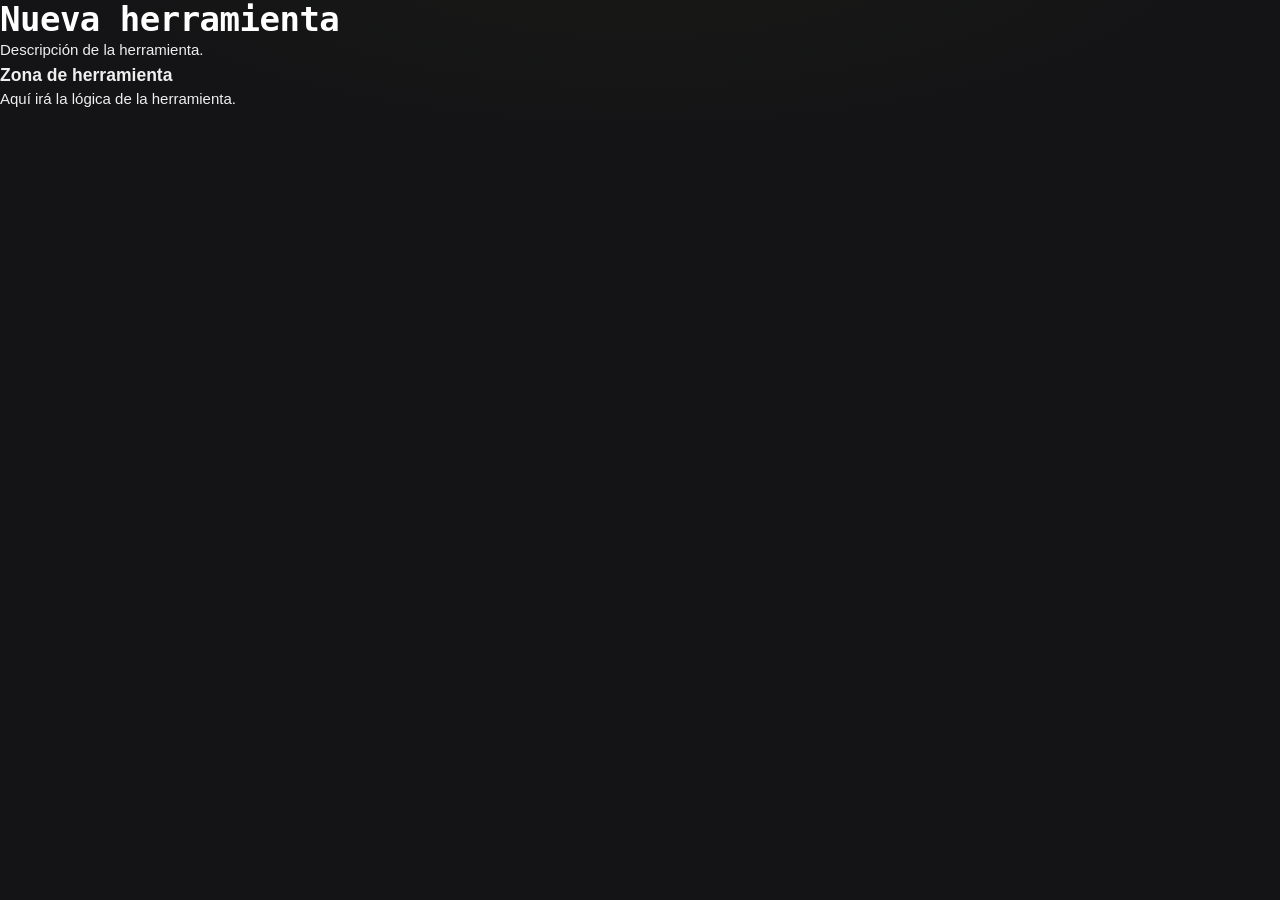
<file: template-tool/index.html>
<!DOCTYPE html>
<html lang="es">
<head>
  <meta charset="UTF-8">
  <title>Nueva herramienta - NOVAGE</title>
  <link rel="stylesheet" href="/shared/style.css">
</head>

<body>

<div class="novage-tools">

<h1 class="tools-title">Nueva herramienta</h1>
<p class="tools-subtitle">
Descripción de la herramienta.
</p>

<div class="tool-card">
<h3>Zona de herramienta</h3>
<p>Aquí irá la lógica de la herramienta.</p>
</div>

</div>

</body>
</html>
</file>
<file: shared/style.css>
/* ─── Reset & Custom Properties ─────────────────────────────────────────── */
*, *::before, *::after { box-sizing: border-box; margin: 0; padding: 0; }

:root {
  --bg:           #141416;
  --surface:      #1F1F21;
  --surface-hi:   #252527;
  --border:       #2a2a2d;
  --border-hi:    #3a3a3e;
  --accent:       #E3FC02;
  --accent-dim:   rgba(227, 252, 2, 0.08);
  --accent-glow:  rgba(227, 252, 2, 0.18);
  --text:         #efefef;
  --muted:        #636366;
  --muted-hi:     #959598;
  --error:        #ff4b4b;
  --fsa:          #00c8ff;
  --fsa-dim:      rgba(0, 200, 255, 0.09);
  --font-mono:    'Space Mono', monospace;
  --font-sans:    'DM Sans', sans-serif;
  --radius:       12px;
  --radius-sm:    8px;
  --t:            140ms ease;
  --shadow:       0 4px 28px rgba(0,0,0,0.55);
}

body {
  background: var(--bg);
  color: var(--text);
  font-family: var(--font-sans);
  font-size: 15px;
  line-height: 1.5;
  min-height: 100vh;
  background-image:
    radial-gradient(ellipse 80% 40% at 50% -8%, rgba(227,252,2,0.022) 0%, transparent 60%);
}

/* ─── Layout ─────────────────────────────────────────────────────────────── */
.app {
  max-width: 1200px;
  margin: 0 auto;
  padding: clamp(20px, 4vw, 48px) clamp(16px, 3vw, 32px);
}

/* ─── Header ─────────────────────────────────────────────────────────────── */
.header { margin-bottom: 26px; }

.header-label {
  font-family: var(--font-mono);
  font-size: 9px;
  letter-spacing: 0.22em;
  color: var(--accent);
  opacity: 0.65;
  margin-bottom: 10px;
}

h1 {
  font-family: var(--font-mono);
  font-size: clamp(21px, 3.2vw, 34px);
  font-weight: 700;
  color: #fff;
  display: flex;
  align-items: center;
  gap: 14px;
  line-height: 1.15;
  letter-spacing: -0.015em;
}

.badge {
  font-family: var(--font-mono);
  font-size: 11px;
  background: var(--accent);
  color: #000;
  padding: 3px 10px;
  border-radius: 4px;
  letter-spacing: 0.08em;
  font-weight: 700;
}

.sub {
  color: var(--muted);
  font-size: 12px;
  margin-top: 7px;
  letter-spacing: 0.01em;
}

/* ─── Panel ──────────────────────────────────────────────────────────────── */
.panel {
  background: var(--surface);
  border: 1px solid var(--border);
  border-radius: var(--radius);
  padding: clamp(14px, 2.5vw, 22px) clamp(14px, 2.5vw, 24px);
  margin-bottom: 18px;
  box-shadow: var(--shadow);
}

/* ─── Progress bar ───────────────────────────────────────────────────────── */
.progress-bar {
  height: 2px;
  background: var(--border);
  border-radius: 2px;
  margin-bottom: 14px;
  opacity: 0;
  transition: opacity 200ms ease;
  overflow: hidden;
}

.progress-fill {
  height: 100%;
  width: 0%;
  background: linear-gradient(90deg, var(--accent), rgba(227,252,2,0.6));
  border-radius: 2px;
  transition: width 220ms ease;
  box-shadow: 0 0 7px var(--accent-glow);
}

/* ─── Status row ─────────────────────────────────────────────────────────── */
.status-row {
  display: flex;
  align-items: center;
  gap: 8px;
  margin-bottom: 14px;
  min-height: 20px;
}

.model-dot {
  flex-shrink: 0;
  width: 7px;
  height: 7px;
  border-radius: 50%;
}

.model-dot--loading {
  background: #3a3a3e;
  animation: dot-pulse 1.6s ease-in-out infinite;
}

.model-dot--ready {
  background: var(--accent);
  box-shadow: 0 0 0 3px rgba(227,252,2,0.18);
  animation: none;
}

@keyframes dot-pulse {
  0%, 100% { opacity: 0.22; transform: scale(0.75); }
  50%       { opacity: 1;    transform: scale(1.15); }
}

.status {
  font-family: var(--font-mono);
  font-size: 11px;
  color: var(--muted-hi);
  flex: 1;
  overflow: hidden;
  text-overflow: ellipsis;
  white-space: nowrap;
  transition: color var(--t);
}

.status-error { color: var(--error); }

/* ─── Buttons ────────────────────────────────────────────────────────────── */
.controls {
  display: flex;
  gap: 9px;
  flex-wrap: wrap;
  align-items: center;
  margin-bottom: 18px;
}

button {
  font-family: var(--font-sans);
  font-size: 13px;
  font-weight: 600;
  border: none;
  padding: 9px 20px;
  border-radius: var(--radius-sm);
  cursor: pointer;
  background: var(--accent);
  color: #000;
  transition: opacity var(--t), transform var(--t), box-shadow var(--t);
  letter-spacing: 0.01em;
  white-space: nowrap;
  display: inline-flex;
  align-items: center;
  gap: 7px;
  line-height: 1;
}

button:hover:not(:disabled) {
  opacity: 0.88;
  transform: translateY(-1px);
  box-shadow: 0 4px 18px var(--accent-glow);
}
button:active:not(:disabled) { transform: translateY(0); box-shadow: none; }
button:disabled {
  background: var(--border);
  color: var(--muted);
  cursor: not-allowed;
  transform: none;
  box-shadow: none;
}

.btn-secondary {
  background: transparent;
  color: var(--text);
  border: 1px solid var(--border-hi);
}
.btn-secondary:hover:not(:disabled) {
  border-color: var(--accent);
  color: var(--accent);
  box-shadow: none;
}
.btn-secondary:disabled { border-color: var(--border); color: var(--muted); }

.btn-danger {
  background: transparent;
  color: var(--error);
  border: 1px solid rgba(255,75,75,0.22);
}
.btn-danger:hover:not(:disabled) { background: rgba(255,75,75,0.07); box-shadow: none; }

/* FSA button */
.btn-fsa {
  background: transparent;
  color: var(--fsa);
  border: 1px solid rgba(0,200,255,0.28);
}
.btn-fsa:hover:not(:disabled) {
  background: var(--fsa-dim);
  border-color: var(--fsa);
  box-shadow: 0 0 14px rgba(0,200,255,0.10);
}
.btn-fsa:disabled { border-color: var(--border); color: var(--muted); }

/* Star indicator when FSA is recommended for large image */
.btn-fsa-recommended {
  border-color: var(--fsa);
  background: rgba(0,200,255,0.05);
  position: relative;
}
.btn-fsa-recommended::after {
  content: "✦";
  position: absolute;
  top: -5px;
  right: -5px;
  font-size: 7px;
  background: var(--fsa);
  color: #000;
  width: 13px;
  height: 13px;
  border-radius: 50%;
  display: flex;
  align-items: center;
  justify-content: center;
  font-weight: 700;
  line-height: 1;
}

/* ─── Metrics grid ───────────────────────────────────────────────────────── */
/*
 * A responsive grid of live stats refreshed every 400ms during processing.
 * Each cell shows one metric (workers, speed, tiles, eta, backend, etc).
 * Uses CSS grid with auto-fit for graceful mobile collapse.
 */
.metrics-grid {
  display: grid;
  grid-template-columns: repeat(auto-fit, minmax(110px, 1fr));
  gap: 1px;
  background: var(--border);
  border: 1px solid var(--border);
  border-radius: var(--radius-sm);
  overflow: hidden;
}

.metric-cell {
  background: var(--surface-hi);
  padding: 9px 12px;
  display: flex;
  flex-direction: column;
  gap: 3px;
  transition: background var(--t);
}

.metric-cell--wide {
  grid-column: span 2;
}

.metric-label {
  font-family: var(--font-mono);
  font-size: 8.5px;
  color: var(--muted);
  letter-spacing: 0.14em;
  text-transform: uppercase;
}

.metric-value {
  font-family: var(--font-mono);
  font-size: 12px;
  color: var(--muted-hi);
  letter-spacing: 0.03em;
  transition: color var(--t);
  line-height: 1.3;
}

/* Highlight active workers metric during processing */
.panel.processing .metric-cell:first-child .metric-value {
  color: var(--accent);
}

/* ─── Workspace ──────────────────────────────────────────────────────────── */
.workspace {
  display: grid;
  grid-template-columns: 1fr 1fr;
  gap: 16px;
}

.box {
  background: var(--surface);
  border: 1px solid var(--border);
  border-radius: var(--radius);
  padding: 18px;
  box-shadow: var(--shadow);
}

.box-header {
  display: flex;
  align-items: center;
  justify-content: space-between;
  margin-bottom: 12px;
  gap: 8px;
}

.box-header-meta {
  display: flex;
  align-items: center;
  gap: 10px;
}

h2 {
  font-family: var(--font-mono);
  font-size: 9.5px;
  letter-spacing: 0.2em;
  text-transform: uppercase;
  color: var(--muted);
}

.img-info {
  font-family: var(--font-mono);
  font-size: 10px;
  color: var(--accent);
  opacity: 0.7;
  white-space: nowrap;
}

.preview-tag {
  font-family: var(--font-mono);
  font-size: 8.5px;
  color: var(--muted);
  background: rgba(255,255,255,0.04);
  border: 1px solid var(--border);
  border-radius: 4px;
  padding: 2px 7px;
  letter-spacing: 0.06em;
  white-space: nowrap;
}

/* ─── Preview wrap ───────────────────────────────────────────────────────── */
.preview-wrap {
  border: 1.5px dashed var(--border);
  min-height: 340px;
  border-radius: 10px;
  overflow: hidden;
  background: #0c0c0e;
  display: flex;
  align-items: center;
  justify-content: center;
  position: relative;
  transition: border-color var(--t);
}

/* ─── Drop zone ──────────────────────────────────────────────────────────── */
.drop-zone {
  cursor: pointer;
  transition: border-color var(--t), background var(--t);
}
.drop-zone:hover { border-color: var(--accent); background: var(--accent-dim); }
.drop-zone.drag-over {
  border-color: var(--accent);
  background: var(--accent-dim);
  border-style: solid;
}

.drop-inner {
  display: flex;
  flex-direction: column;
  align-items: center;
  gap: 7px;
  padding: 30px 20px;
  text-align: center;
  pointer-events: none;
}

.drop-icon {
  width: 36px;
  height: 36px;
  color: var(--muted);
  margin-bottom: 4px;
  opacity: 0.55;
}

.drop-label {
  font-size: 13px;
  color: var(--text);
  font-weight: 500;
}

.drop-sub  { font-size: 12px; color: var(--muted); }

.drop-hint {
  font-family: var(--font-mono);
  font-size: 9px;
  color: #333336;
  letter-spacing: 0.07em;
  margin-top: 4px;
}

.link-btn {
  color: var(--accent);
  cursor: pointer;
  pointer-events: all;
  text-decoration: underline;
  text-underline-offset: 2px;
}

#originalPreview {
  position: absolute;
  inset: 0;
  width: 100%;
  height: 100%;
  object-fit: contain;
  display: none;
}

.change-img-btn {
  position: absolute;
  bottom: 10px;
  right: 10px;
  font-size: 9px;
  font-family: var(--font-mono);
  padding: 5px 10px;
  background: rgba(20,20,22,0.86);
  color: var(--accent);
  border: 1px solid rgba(227,252,2,0.3);
  border-radius: 6px;
  cursor: pointer;
  display: none;
  backdrop-filter: blur(6px);
  letter-spacing: 0.07em;
  z-index: 2;
}
.change-img-btn:hover { background: var(--accent-dim); transform: none; box-shadow: none; }

/* Has-image states */
.drop-zone.has-image .drop-inner      { display: none; }
.drop-zone.has-image #originalPreview { display: block; }
.drop-zone.has-image .change-img-btn  { display: block; }
.drop-zone.has-image { cursor: default; border-style: solid; border-color: var(--border); }

/* ─── Preview canvas ─────────────────────────────────────────────────────── */
#previewCanvas {
  max-width: 100%;
  max-height: 440px;
  display: none;
  border-radius: 6px;
  image-rendering: crisp-edges;
  image-rendering: -webkit-optimize-contrast;
}

/* Result placeholder */
#resultPlaceholder { display: flex; flex-direction: column; align-items: center; gap: 6px; }

/* ─── Shake animation (size rejection) ──────────────────────────────────── */
@keyframes shake {
  0%, 100% { transform: translateX(0); }
  20%       { transform: translateX(-7px); }
  40%       { transform: translateX(7px); }
  60%       { transform: translateX(-4px); }
  80%       { transform: translateX(4px); }
}
.drop-zone.shake {
  animation: shake 0.4s ease;
  border-color: var(--error) !important;
}

/* ─── Responsive ─────────────────────────────────────────────────────────── */
@media (max-width: 780px) {
  .workspace { grid-template-columns: 1fr; }
  .controls  { flex-direction: column; }
  button     { width: 100%; text-align: center; justify-content: center; }
  .metrics-grid { grid-template-columns: repeat(2, 1fr); }
  .metric-cell--wide { grid-column: span 2; }
}

@media (max-width: 480px) {
  h1 { font-size: 19px; }
  .preview-wrap { min-height: 220px; }
  #previewCanvas { max-height: 280px; }
  .metrics-grid { grid-template-columns: 1fr 1fr; }
}
</file>
